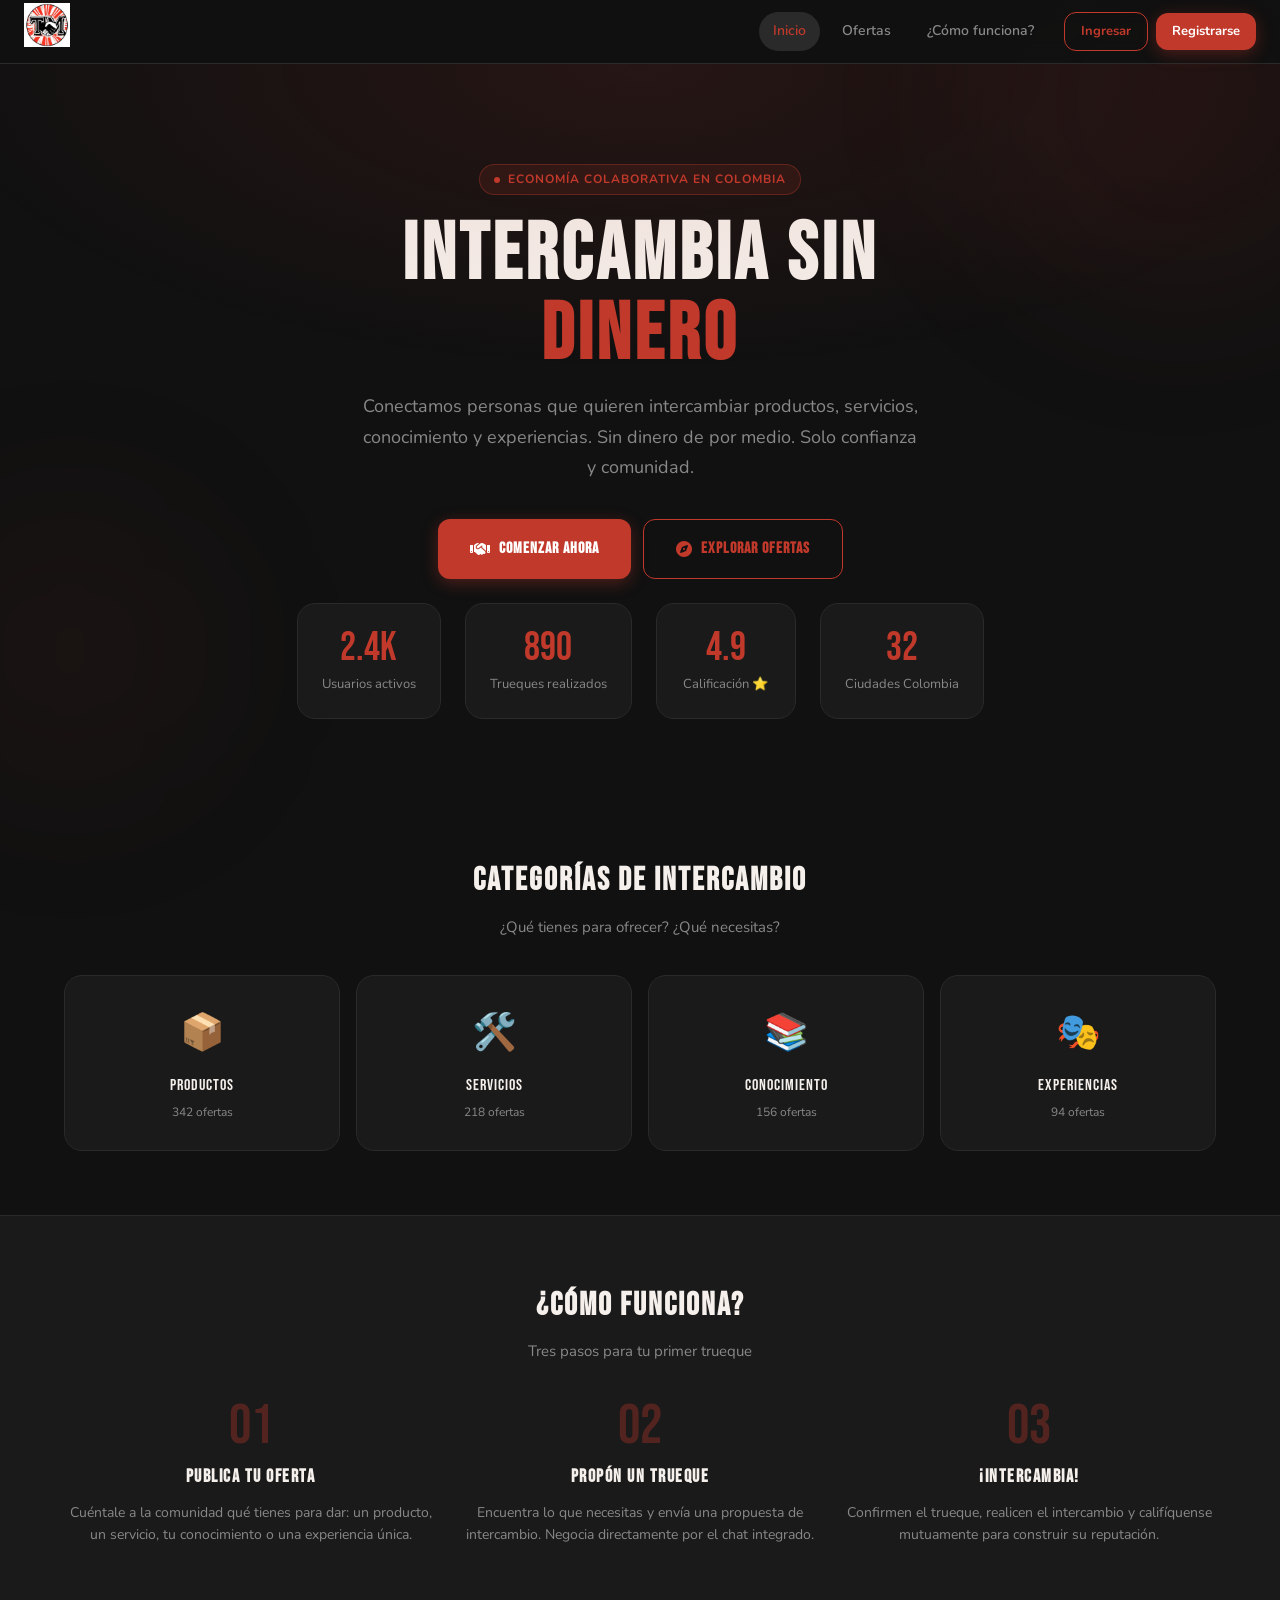
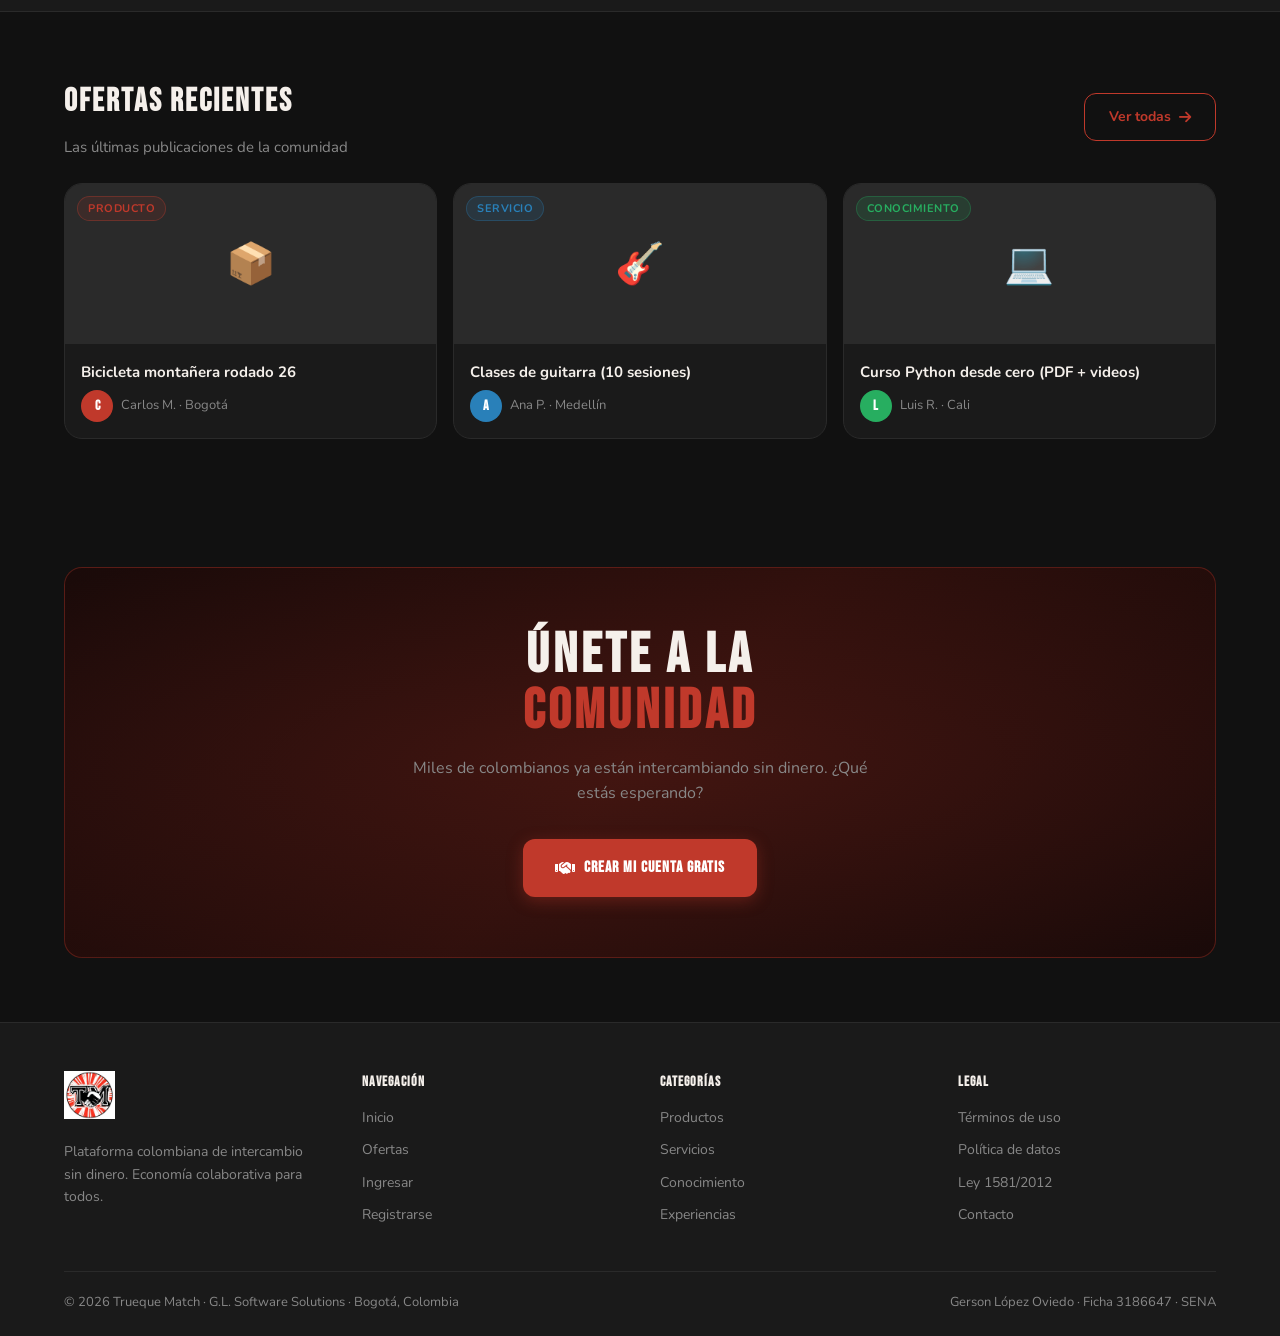
<file: app_trueque_match/index.html>
<!DOCTYPE html>
<html lang="es">
<head>
  <meta charset="UTF-8">
  <meta name="viewport" content="width=device-width, initial-scale=1.0">
  <title>Trueque Match — Inicio</title>
  <link rel="stylesheet" href="styles.css">
  <link rel="stylesheet" href="https://cdnjs.cloudflare.com/ajax/libs/font-awesome/6.5.0/css/all.min.css">
  <style>
    /* Gradient orbs de fondo */
    .bg-orb {
      position: fixed; border-radius: 50%; filter: blur(80px); pointer-events: none; z-index: 0;
    }
    .orb-1 { width: 400px; height: 400px; background: rgba(192,57,43,0.08); top: -100px; right: -100px; }
    .orb-2 { width: 300px; height: 300px; background: rgba(192,57,43,0.05); bottom: 100px; left: -80px; }
    .content { position: relative; z-index: 1; }

    /* HERO */
    .hero { padding: 100px 0 72px; }
    .hero-eyebrow {
      display: inline-flex; align-items: center; gap: 8px;
      background: var(--rojo-light); border: 1px solid var(--rojo-border);
      border-radius: var(--radius-full); padding: 5px 14px;
      font-size: 12px; font-weight: 700; color: var(--rojo-tm);
      text-transform: uppercase; letter-spacing: 1px;
      margin-bottom: 20px;
    }
    .hero-tag { width: 6px; height: 6px; border-radius: 50%; background: var(--rojo-tm); }

    /* FEATURES */
    .feature-icon {
      width: 52px; height: 52px; border-radius: var(--radius-md);
      background: var(--rojo-light); border: 1px solid var(--rojo-border);
      display: flex; align-items: center; justify-content: center;
      font-size: 22px; margin-bottom: 14px;
    }

    /* HOW IT WORKS */
    .step-number {
      font-family: var(--font-display); font-size: 56px; color: var(--rojo-border);
      line-height: 1; margin-bottom: 8px;
    }

    /* TESTIMONIALS */
    .quote-mark { font-family: serif; font-size: 60px; line-height: 0.5; color: var(--rojo-tm); margin-bottom: 16px; }

    /* CTA BAND */
    .cta-band {
      background: linear-gradient(135deg, #1a0a09 0%, #2d0f0c 50%, #1a0a09 100%);
      border: 1px solid var(--rojo-border);
      border-radius: var(--radius-lg);
      padding: 60px 40px;
      text-align: center;
      position: relative; overflow: hidden;
    }
    .cta-band::before {
      content: '';
      position: absolute; inset: 0;
      background: radial-gradient(ellipse 80% 60% at 50% 50%, rgba(192,57,43,0.15), transparent);
    }
    .cta-band > * { position: relative; z-index: 1; }
  </style>
</head>
<body>
  <!-- BG ORBS -->
  <div class="bg-orb orb-1"></div>
  <div class="bg-orb orb-2"></div>

  <!-- NAVBAR -->
  <nav class="navbar">
    <a href="index.html" class="navbar-brand"><img src="LOGO_FINAL.png" alt="Trueque Match" style="height:44px; width:auto;"></a>
    <div class="navbar-nav">
      <a href="index.html" class="nav-link active">Inicio</a>
      <a href="ofertas.html" class="nav-link">Ofertas</a>
      <a href="como-funciona.html" class="nav-link">¿Cómo funciona?</a>
      <a href="login.php" class="btn btn-secondary btn-sm" style="margin-left:8px">Ingresar</a>
      <a href="registro.php" class="btn btn-primary btn-sm">Registrarse</a>
    </div>
  </nav>

  <!-- HERO -->
  <section class="hero content">
    <div class="container text-center">
      <div class="hero-eyebrow" style="display:inline-flex;">
        <div class="hero-tag"></div>
        Economía colaborativa en Colombia
      </div>
      <h1 class="hero-title">INTERCAMBIA SIN<br><span>DINERO</span></h1>
      <p class="hero-subtitle">
        Conectamos personas que quieren intercambiar productos, servicios, conocimiento y experiencias. 
        Sin dinero de por medio. Solo confianza y comunidad.
      </p>
      <div class="hero-actions">
        <a href="registro.php" class="btn btn-primary btn-lg">
          <i class="fa fa-handshake"></i> Comenzar Ahora
        </a>
        <a href="ofertas.html" class="btn btn-secondary btn-lg">
          <i class="fa fa-compass"></i> Explorar Ofertas
        </a>
      </div>
      <div class="flex justify-center gap-lg mt-lg" style="flex-wrap:wrap;">
        <div class="stat-box" style="min-width:140px;">
          <div class="stat-number">2.4K</div>
          <div class="stat-label">Usuarios activos</div>
        </div>
        <div class="stat-box" style="min-width:140px;">
          <div class="stat-number">890</div>
          <div class="stat-label">Trueques realizados</div>
        </div>
        <div class="stat-box" style="min-width:140px;">
          <div class="stat-number">4.9</div>
          <div class="stat-label">Calificación ⭐</div>
        </div>
        <div class="stat-box" style="min-width:140px;">
          <div class="stat-number">32</div>
          <div class="stat-label">Ciudades Colombia</div>
        </div>
      </div>
    </div>
  </section>

  <!-- CATEGORIAS -->
  <section class="section content">
    <div class="container">
      <div class="text-center mb-lg">
        <h2 class="section-title">CATEGORÍAS DE INTERCAMBIO</h2>
        <p class="section-subtitle">¿Qué tienes para ofrecer? ¿Qué necesitas?</p>
      </div>
      <div class="grid-4">
        <div class="cat-card" onclick="location.href='ofertas.html?cat=productos'">
          <div class="cat-icon">📦</div>
          <div class="cat-name">Productos</div>
          <div class="cat-count">342 ofertas</div>
        </div>
        <div class="cat-card" onclick="location.href='ofertas.html?cat=servicios'">
          <div class="cat-icon">🛠️</div>
          <div class="cat-name">Servicios</div>
          <div class="cat-count">218 ofertas</div>
        </div>
        <div class="cat-card" onclick="location.href='ofertas.html?cat=conocimiento'">
          <div class="cat-icon">📚</div>
          <div class="cat-name">Conocimiento</div>
          <div class="cat-count">156 ofertas</div>
        </div>
        <div class="cat-card" onclick="location.href='ofertas.html?cat=experiencias'">
          <div class="cat-icon">🎭</div>
          <div class="cat-name">Experiencias</div>
          <div class="cat-count">94 ofertas</div>
        </div>
      </div>
    </div>
  </section>

  <!-- COMO FUNCIONA -->
  <section class="section content" style="background: var(--gris-card); border-top: 1px solid var(--gris-borde); border-bottom: 1px solid var(--gris-borde);">
    <div class="container">
      <div class="text-center mb-lg">
        <h2 class="section-title">¿CÓMO FUNCIONA?</h2>
        <p class="section-subtitle">Tres pasos para tu primer trueque</p>
      </div>
      <div class="grid-3">
        <div class="text-center">
          <div class="step-number">01</div>
          <h3 style="font-size:18px; margin-bottom:10px; color:var(--blanco-calido)">PUBLICA TU OFERTA</h3>
          <p style="color:var(--gris-medio); font-size:14px; line-height:1.6">Cuéntale a la comunidad qué tienes para dar: un producto, un servicio, tu conocimiento o una experiencia única.</p>
        </div>
        <div class="text-center">
          <div class="step-number">02</div>
          <h3 style="font-size:18px; margin-bottom:10px; color:var(--blanco-calido)">PROPÓN UN TRUEQUE</h3>
          <p style="color:var(--gris-medio); font-size:14px; line-height:1.6">Encuentra lo que necesitas y envía una propuesta de intercambio. Negocia directamente por el chat integrado.</p>
        </div>
        <div class="text-center">
          <div class="step-number">03</div>
          <h3 style="font-size:18px; margin-bottom:10px; color:var(--blanco-calido)">¡INTERCAMBIA!</h3>
          <p style="color:var(--gris-medio); font-size:14px; line-height:1.6">Confirmen el trueque, realicen el intercambio y califíquense mutuamente para construir su reputación.</p>
        </div>
      </div>
    </div>
  </section>

  <!-- OFERTAS RECIENTES -->
  <section class="section content">
    <div class="container">
      <div class="flex justify-between items-center mb-lg" style="flex-wrap:wrap; gap:12px;">
        <div>
          <h2 class="section-title">OFERTAS RECIENTES</h2>
          <p class="section-subtitle" style="margin-bottom:0">Las últimas publicaciones de la comunidad</p>
        </div>
        <a href="ofertas.html" class="btn btn-secondary">Ver todas <i class="fa fa-arrow-right"></i></a>
      </div>
      <div class="grid-3">
        <div class="oferta-card">
          <div class="oferta-img">📦<span class="badge badge-red">Producto</span></div>
          <div class="oferta-body">
            <div class="oferta-title">Bicicleta montañera rodado 26</div>
            <div class="oferta-user"><div class="avatar avatar-sm">C</div> Carlos M. · Bogotá</div>
          </div>
        </div>
        <div class="oferta-card">
          <div class="oferta-img">🎸<span class="badge badge-blue">Servicio</span></div>
          <div class="oferta-body">
            <div class="oferta-title">Clases de guitarra (10 sesiones)</div>
            <div class="oferta-user"><div class="avatar avatar-sm" style="background:#2980b9">A</div> Ana P. · Medellín</div>
          </div>
        </div>
        <div class="oferta-card">
          <div class="oferta-img">💻<span class="badge badge-green">Conocimiento</span></div>
          <div class="oferta-body">
            <div class="oferta-title">Curso Python desde cero (PDF + videos)</div>
            <div class="oferta-user"><div class="avatar avatar-sm" style="background:#27ae60">L</div> Luis R. · Cali</div>
          </div>
        </div>
      </div>
    </div>
  </section>

  <!-- CTA -->
  <section class="section content">
    <div class="container">
      <div class="cta-band">
        <h2 class="hero-title" style="font-size:clamp(32px,5vw,56px); margin-bottom:16px;">ÚNETE A LA<br><span>COMUNIDAD</span></h2>
        <p style="color:var(--gris-medio); max-width:480px; margin:0 auto 32px; font-size:16px;">
          Miles de colombianos ya están intercambiando sin dinero. ¿Qué estás esperando?
        </p>
        <a href="registro.php" class="btn btn-primary btn-lg">
          <i class="fa fa-handshake"></i> Crear mi cuenta gratis
        </a>
      </div>
    </div>
  </section>

  <!-- FOOTER -->
  <footer>
    <div class="container">
      <div class="grid-4" style="gap:40px; align-items:start;">
        <div>
          <div class="footer-brand"><img src="LOGO_FINAL.png" alt="Trueque Match" style="height:48px; width:auto;"></div>
          <p class="footer-desc">Plataforma colombiana de intercambio sin dinero. Economía colaborativa para todos.</p>
        </div>
        <div class="footer-links">
          <h4>Navegación</h4>
          <ul>
            <li><a href="index.html">Inicio</a></li>
            <li><a href="ofertas.html">Ofertas</a></li>
            <li><a href="login.php">Ingresar</a></li>
            <li><a href="registro.php">Registrarse</a></li>
          </ul>
        </div>
        <div class="footer-links">
          <h4>Categorías</h4>
          <ul>
            <li><a href="#">Productos</a></li>
            <li><a href="#">Servicios</a></li>
            <li><a href="#">Conocimiento</a></li>
            <li><a href="#">Experiencias</a></li>
          </ul>
        </div>
        <div class="footer-links">
          <h4>Legal</h4>
          <ul>
            <li><a href="#">Términos de uso</a></li>
            <li><a href="#">Política de datos</a></li>
            <li><a href="#">Ley 1581/2012</a></li>
            <li><a href="#">Contacto</a></li>
          </ul>
        </div>
      </div>
      <div class="footer-bottom">
        <p>© 2026 Trueque Match · G.L. Software Solutions · Bogotá, Colombia</p>
        <p>Gerson López Oviedo · Ficha 3186647 · SENA</p>
      </div>
    </div>
  </footer>
</body>
</html>
</file>
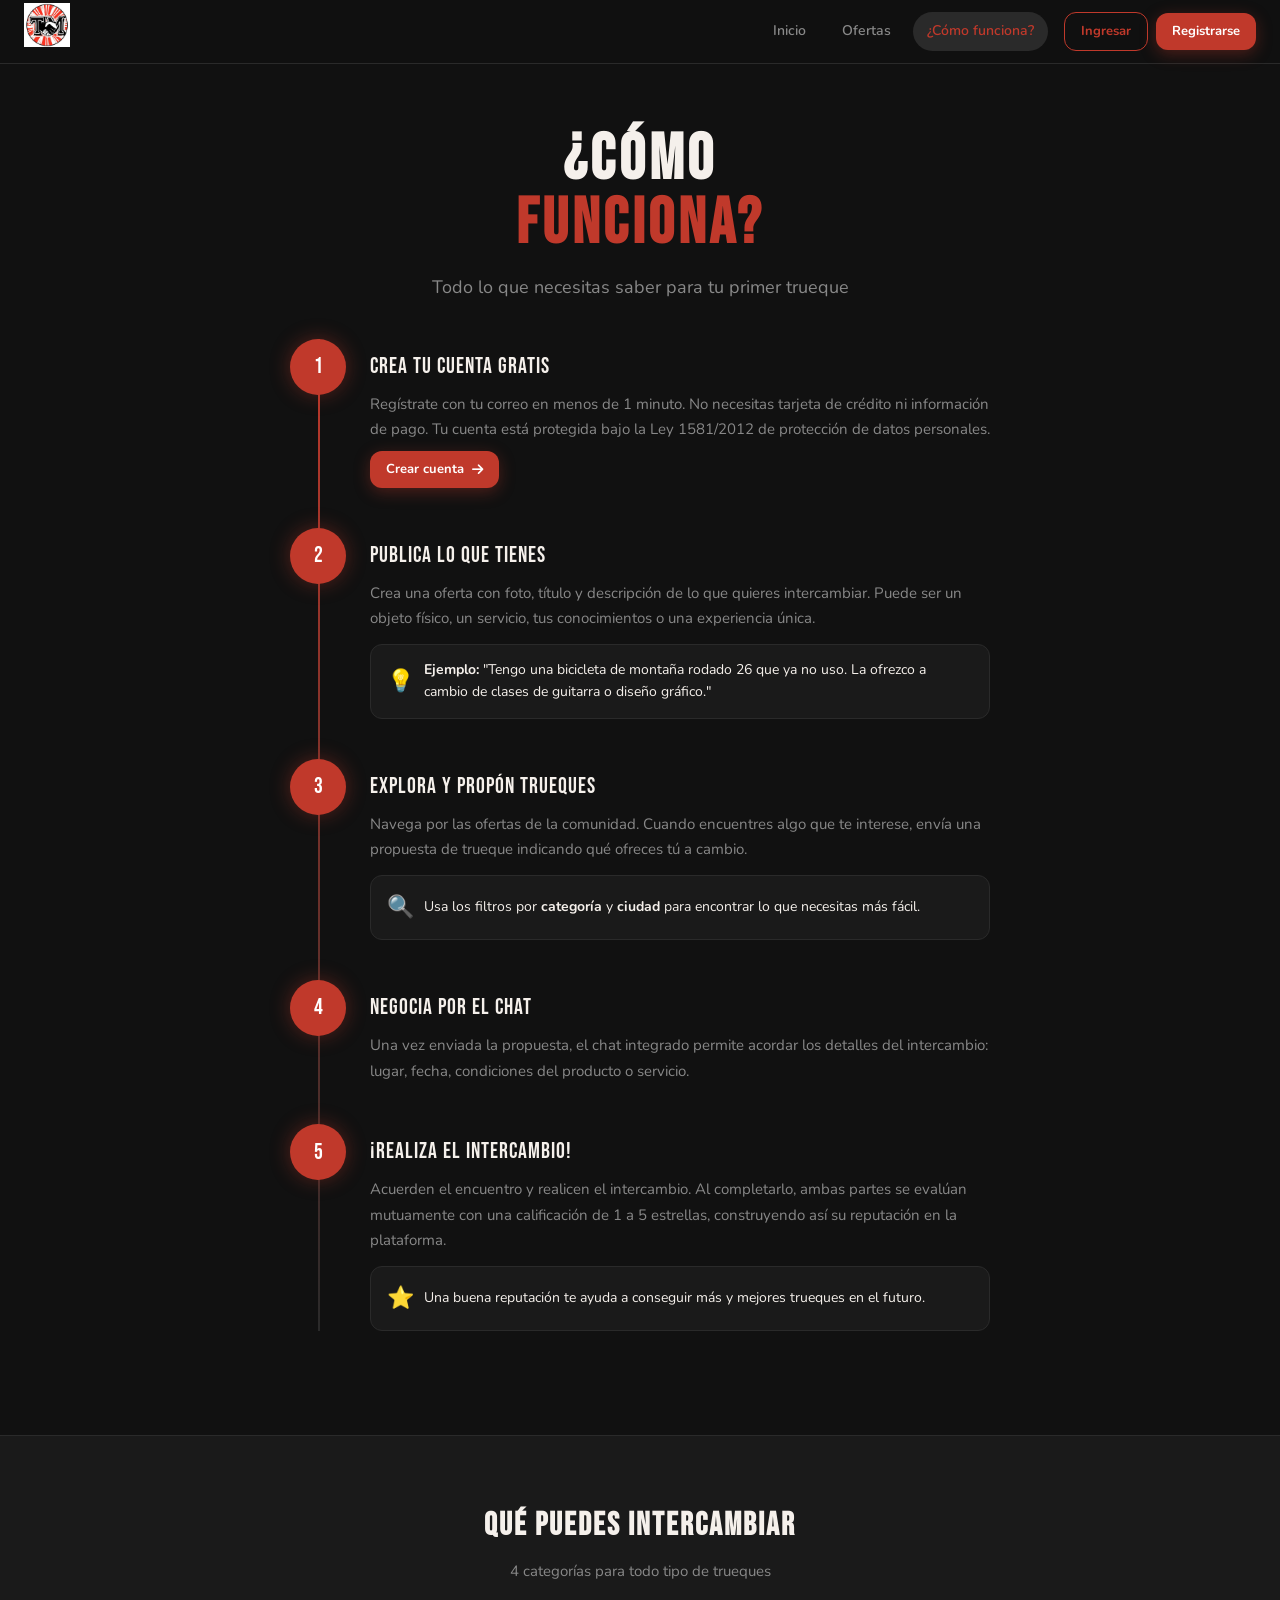
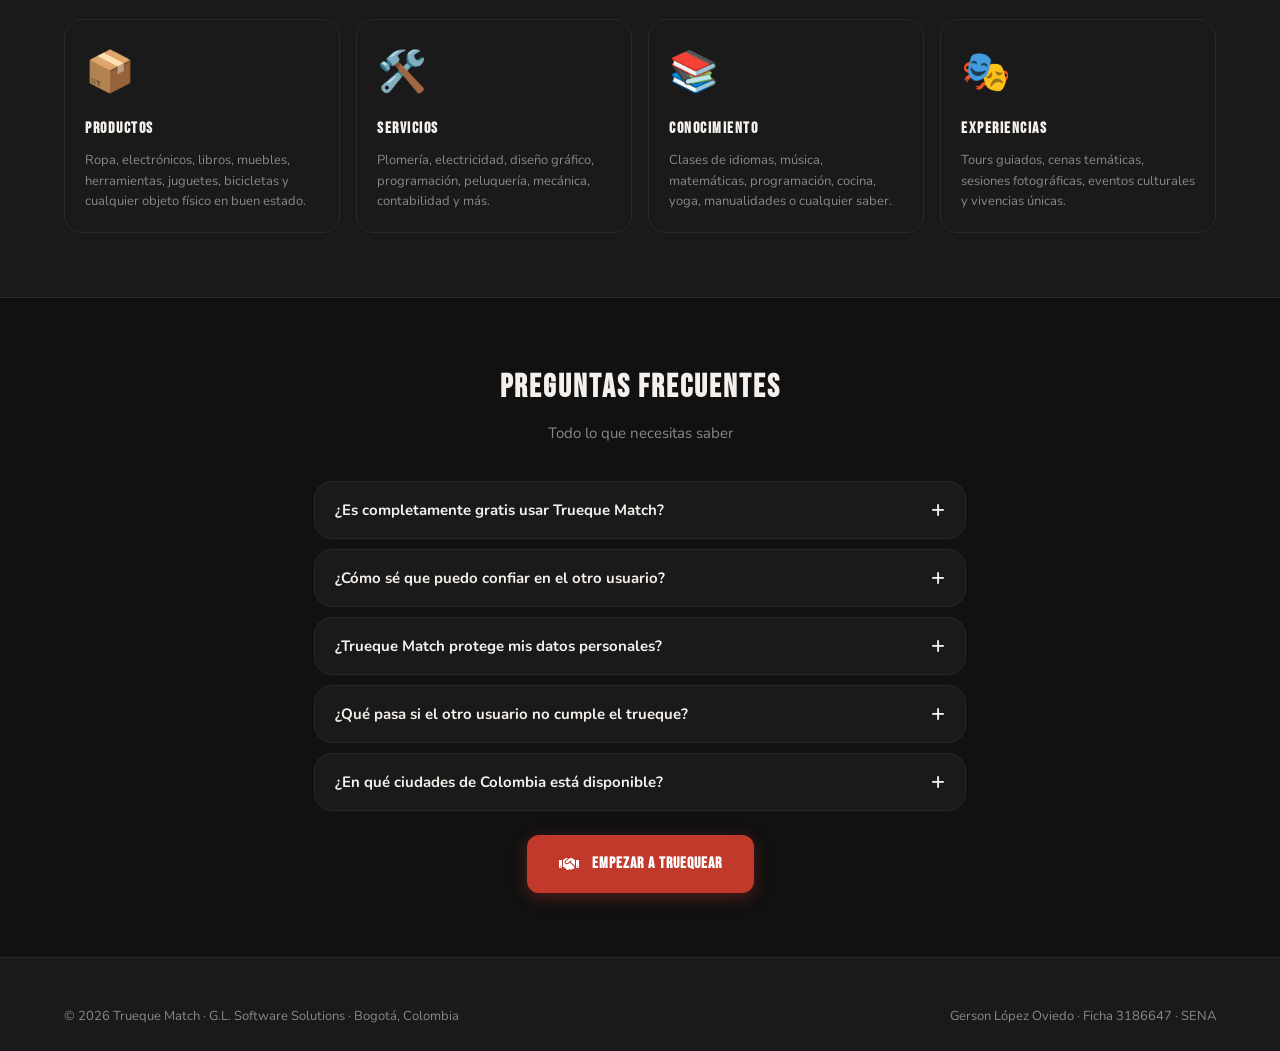
<file: app_trueque_match/como-funciona.html>
<!DOCTYPE html>
<html lang="es">
<head>
<meta charset="UTF-8"><meta name="viewport" content="width=device-width, initial-scale=1.0">
<title>Trueque Match — ¿Cómo Funciona?</title>
<link rel="stylesheet" href="styles.css">
<link rel="stylesheet" href="https://cdnjs.cloudflare.com/ajax/libs/font-awesome/6.5.0/css/all.min.css">
<style>
.steps-timeline { position:relative; }
.steps-timeline::before { content:''; position:absolute; left:28px; top:0; bottom:0; width:2px; background:linear-gradient(to bottom, var(--rojo-tm), var(--gris-borde)); }
.step-row { display:flex; gap:24px; align-items:flex-start; margin-bottom:40px; position:relative; }
.step-num { width:56px; height:56px; border-radius:50%; background:var(--rojo-tm); color:#fff; font-family:var(--font-display); font-size:22px; display:flex; align-items:center; justify-content:center; flex-shrink:0; position:relative; z-index:1; box-shadow:0 0 20px rgba(192,57,43,.4); }
.step-content { flex:1; padding-top:10px; }
.step-title { font-family:var(--font-display); font-size:22px; color:var(--blanco-calido); letter-spacing:1px; margin-bottom:8px; }
.step-desc { color:var(--gris-medio); font-size:15px; line-height:1.7; }
.step-example { background:var(--gris-card); border:1px solid var(--gris-borde); border-radius:var(--radius-md); padding:14px 16px; margin-top:12px; font-size:14px; display:flex; align-items:center; gap:10px; }
.faq-item { background:var(--gris-card); border:1px solid var(--gris-borde); border-radius:var(--radius-lg); margin-bottom:10px; overflow:hidden; }
.faq-header { padding:16px 20px; display:flex; justify-content:space-between; align-items:center; cursor:pointer; transition:var(--transition); }
.faq-header:hover { background:var(--gris-borde); }
.faq-q { font-weight:700; font-size:15px; }
.faq-body { padding:0 20px; max-height:0; overflow:hidden; transition:max-height .3s ease, padding .3s; }
.faq-body.open { max-height:200px; padding:0 20px 16px; }
.faq-a { color:var(--gris-medio); font-size:14px; line-height:1.7; }
.feature-row { display:flex; gap:20px; align-items:center; padding:20px 0; border-bottom:1px solid var(--gris-borde); }
.feature-row:last-child { border:none; }
.feature-em { font-size:36px; flex-shrink:0; width:56px; text-align:center; }
</style>
</head>
<body>
<nav class="navbar">
  <a href="index.html" class="navbar-brand"><img src="LOGO_FINAL.png" alt="Trueque Match" style="height:44px; width:auto;"></a>
  <div class="navbar-nav">
    <a href="index.html" class="nav-link">Inicio</a>
    <a href="ofertas.html" class="nav-link">Ofertas</a>
    <a href="como-funciona.html" class="nav-link active">¿Cómo funciona?</a>
    <a href="login.php" class="btn btn-secondary btn-sm" style="margin-left:8px">Ingresar</a>
    <a href="registro.php" class="btn btn-primary btn-sm">Registrarse</a>
  </div>
</nav>

<section class="section">
  <div class="container">
    <div class="text-center mb-lg">
      <h1 class="hero-title" style="font-size:clamp(36px,5vw,64px);">¿CÓMO<br><span style="color:var(--rojo-tm)">FUNCIONA?</span></h1>
      <p class="hero-subtitle">Todo lo que necesitas saber para tu primer trueque</p>
    </div>

    <!-- PASOS -->
    <div class="steps-timeline" style="max-width:700px; margin:0 auto;">
      <div class="step-row">
        <div class="step-num">1</div>
        <div class="step-content">
          <div class="step-title">CREA TU CUENTA GRATIS</div>
          <div class="step-desc">Regístrate con tu correo en menos de 1 minuto. No necesitas tarjeta de crédito ni información de pago. Tu cuenta está protegida bajo la Ley 1581/2012 de protección de datos personales.</div>
          <a href="registro.php" class="btn btn-primary btn-sm mt-sm">Crear cuenta <i class="fa fa-arrow-right"></i></a>
        </div>
      </div>
      <div class="step-row">
        <div class="step-num">2</div>
        <div class="step-content">
          <div class="step-title">PUBLICA LO QUE TIENES</div>
          <div class="step-desc">Crea una oferta con foto, título y descripción de lo que quieres intercambiar. Puede ser un objeto físico, un servicio, tus conocimientos o una experiencia única.</div>
          <div class="step-example"><span style="font-size:22px">💡</span><div><strong>Ejemplo:</strong> "Tengo una bicicleta de montaña rodado 26 que ya no uso. La ofrezco a cambio de clases de guitarra o diseño gráfico."</div></div>
        </div>
      </div>
      <div class="step-row">
        <div class="step-num">3</div>
        <div class="step-content">
          <div class="step-title">EXPLORA Y PROPÓN TRUEQUES</div>
          <div class="step-desc">Navega por las ofertas de la comunidad. Cuando encuentres algo que te interese, envía una propuesta de trueque indicando qué ofreces tú a cambio.</div>
          <div class="step-example"><span style="font-size:22px">🔍</span><div>Usa los filtros por <strong>categoría</strong> y <strong>ciudad</strong> para encontrar lo que necesitas más fácil.</div></div>
        </div>
      </div>
      <div class="step-row">
        <div class="step-num">4</div>
        <div class="step-content">
          <div class="step-title">NEGOCIA POR EL CHAT</div>
          <div class="step-desc">Una vez enviada la propuesta, el chat integrado permite acordar los detalles del intercambio: lugar, fecha, condiciones del producto o servicio.</div>
        </div>
      </div>
      <div class="step-row">
        <div class="step-num">5</div>
        <div class="step-content">
          <div class="step-title">¡REALIZA EL INTERCAMBIO!</div>
          <div class="step-desc">Acuerden el encuentro y realicen el intercambio. Al completarlo, ambas partes se evalúan mutuamente con una calificación de 1 a 5 estrellas, construyendo así su reputación en la plataforma.</div>
          <div class="step-example"><span style="font-size:22px">⭐</span><div>Una buena reputación te ayuda a conseguir más y mejores trueques en el futuro.</div></div>
        </div>
      </div>
    </div>
  </div>
</section>

<!-- CATEGORIAS EXPLICADAS -->
<section class="section" style="background:var(--gris-card); border-top:1px solid var(--gris-borde); border-bottom:1px solid var(--gris-borde);">
  <div class="container">
    <h2 class="section-title text-center">QUÉ PUEDES INTERCAMBIAR</h2>
    <p class="section-subtitle text-center">4 categorías para todo tipo de trueques</p>
    <div class="grid-4 mt-lg">
      <div class="card"><div style="font-size:40px; margin-bottom:12px;">📦</div><h3 style="font-size:16px; margin-bottom:8px;">PRODUCTOS</h3><p style="color:var(--gris-medio); font-size:13px; line-height:1.6;">Ropa, electrónicos, libros, muebles, herramientas, juguetes, bicicletas y cualquier objeto físico en buen estado.</p></div>
      <div class="card"><div style="font-size:40px; margin-bottom:12px;">🛠️</div><h3 style="font-size:16px; margin-bottom:8px;">SERVICIOS</h3><p style="color:var(--gris-medio); font-size:13px; line-height:1.6;">Plomería, electricidad, diseño gráfico, programación, peluquería, mecánica, contabilidad y más.</p></div>
      <div class="card"><div style="font-size:40px; margin-bottom:12px;">📚</div><h3 style="font-size:16px; margin-bottom:8px;">CONOCIMIENTO</h3><p style="color:var(--gris-medio); font-size:13px; line-height:1.6;">Clases de idiomas, música, matemáticas, programación, cocina, yoga, manualidades o cualquier saber.</p></div>
      <div class="card"><div style="font-size:40px; margin-bottom:12px;">🎭</div><h3 style="font-size:16px; margin-bottom:8px;">EXPERIENCIAS</h3><p style="color:var(--gris-medio); font-size:13px; line-height:1.6;">Tours guiados, cenas temáticas, sesiones fotográficas, eventos culturales y vivencias únicas.</p></div>
    </div>
  </div>
</section>

<!-- FAQ -->
<section class="section">
  <div class="container" style="max-width:700px;">
    <h2 class="section-title text-center">PREGUNTAS FRECUENTES</h2>
    <p class="section-subtitle text-center">Todo lo que necesitas saber</p>
    <div class="mt-lg">
      <div class="faq-item"><div class="faq-header" onclick="toggleFaq(this)"><span class="faq-q">¿Es completamente gratis usar Trueque Match?</span><i class="fa fa-plus"></i></div><div class="faq-body"><p class="faq-a">Sí, 100% gratis. No cobramos comisiones por los trueques ni por publicar ofertas. La plataforma se sostiene en su fase inicial sin costo para los usuarios.</p></div></div>
      <div class="faq-item"><div class="faq-header" onclick="toggleFaq(this)"><span class="faq-q">¿Cómo sé que puedo confiar en el otro usuario?</span><i class="fa fa-plus"></i></div><div class="faq-body"><p class="faq-a">Cada usuario tiene un sistema de reputación con calificaciones de 1 a 5 estrellas y comentarios de trueques anteriores. Te recomendamos siempre revisar el historial antes de intercambiar y preferir usuarios con buenas calificaciones.</p></div></div>
      <div class="faq-item"><div class="faq-header" onclick="toggleFaq(this)"><span class="faq-q">¿Trueque Match protege mis datos personales?</span><i class="fa fa-plus"></i></div><div class="faq-body"><p class="faq-a">Absolutamente. Cumplimos con la Ley 1581 de 2012 de protección de datos personales de Colombia. Tus datos nunca son vendidos ni compartidos con terceros sin tu autorización explícita.</p></div></div>
      <div class="faq-item"><div class="faq-header" onclick="toggleFaq(this)"><span class="faq-q">¿Qué pasa si el otro usuario no cumple el trueque?</span><i class="fa fa-plus"></i></div><div class="faq-body"><p class="faq-a">Puedes reportar al usuario desde el perfil de trueque. Nuestro equipo de moderación revisa cada reporte y puede suspender cuentas que incumplan las normas de la comunidad.</p></div></div>
      <div class="faq-item"><div class="faq-header" onclick="toggleFaq(this)"><span class="faq-q">¿En qué ciudades de Colombia está disponible?</span><i class="fa fa-plus"></i></div><div class="faq-body"><p class="faq-a">Trueque Match está disponible en todo el territorio colombiano. Actualmente tenemos mayor actividad en Bogotá, Medellín, Cali, Barranquilla y Cartagena, pero puedes publicar desde cualquier ciudad.</p></div></div>
    </div>
    <div class="text-center mt-lg">
      <a href="registro.php" class="btn btn-primary btn-lg"><i class="fa fa-handshake"></i> &nbsp;Empezar a truequear</a>
    </div>
  </div>
</section>

<footer>
  <div class="container">
    <div class="footer-bottom" style="border:none; padding:0; margin:0;">
      <p>© 2026 Trueque Match · G.L. Software Solutions · Bogotá, Colombia</p>
      <p>Gerson López Oviedo · Ficha 3186647 · SENA</p>
    </div>
  </div>
</footer>

<script>
function toggleFaq(header) {
  const body = header.nextElementSibling;
  const icon = header.querySelector('i');
  const isOpen = body.classList.contains('open');
  document.querySelectorAll('.faq-body').forEach(b => b.classList.remove('open'));
  document.querySelectorAll('.faq-header i').forEach(i => { i.className='fa fa-plus'; });
  if (!isOpen) { body.classList.add('open'); icon.className = 'fa fa-minus'; }
}
</script>
</body>
</html>
</file>
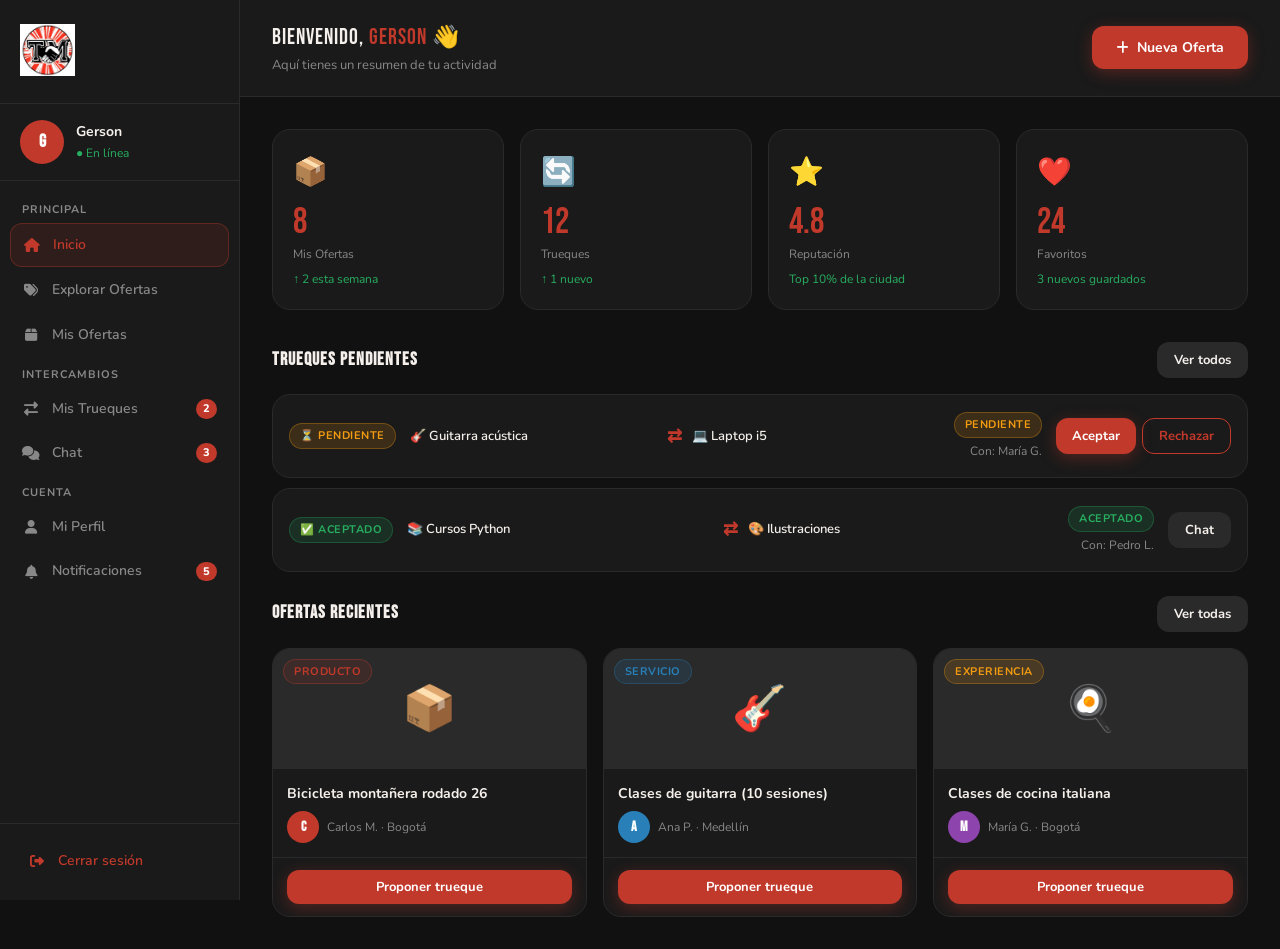
<file: app_trueque_match/dashboard.html>
<!DOCTYPE html>
<html lang="es">
<head>
<meta charset="UTF-8">
<meta name="viewport" content="width=device-width, initial-scale=1.0">
<title>Trueque Match — Dashboard</title>
<link rel="stylesheet" href="styles.css">
<link rel="stylesheet" href="https://cdnjs.cloudflare.com/ajax/libs/font-awesome/6.5.0/css/all.min.css">
<style>
.app-layout { display:flex; min-height:100vh; }
.sidebar-nav {
  width:240px; flex-shrink:0;
  background:var(--gris-card);
  border-right:1px solid var(--gris-borde);
  display:flex; flex-direction:column;
  position:sticky; top:0; height:100vh;
  overflow-y:auto;
}
.sidebar-logo {
  padding:24px 20px 16px;
  font-family:var(--font-display);
  font-size:22px; color:var(--rojo-tm);
  letter-spacing:2px;
  border-bottom:1px solid var(--gris-borde);
}
.sidebar-logo span { color:var(--blanco-calido); }
.sidebar-user {
  padding:16px 20px;
  display:flex; align-items:center; gap:12px;
  border-bottom:1px solid var(--gris-borde);
}
.sidebar-menu { flex:1; padding:12px 10px; }
.menu-label { font-size:11px; font-weight:700; color:var(--gris-medio); text-transform:uppercase; letter-spacing:1px; padding:8px 12px 4px; }
.menu-item {
  display:flex; align-items:center; gap:12px;
  padding:10px 12px; border-radius:var(--radius-md);
  color:var(--gris-medio); font-size:14px; font-weight:600;
  cursor:pointer; transition:var(--transition); margin-bottom:2px;
}
.menu-item:hover { background:var(--gris-borde); color:var(--blanco-calido); }
.menu-item.active { background:var(--rojo-light); color:var(--rojo-tm); border:1px solid var(--rojo-border); }
.menu-item i { width:18px; text-align:center; }
.badge-count { margin-left:auto; background:var(--rojo-tm); color:#fff; border-radius:var(--radius-full); padding:1px 7px; font-size:11px; font-weight:800; }
.sidebar-bottom { padding:16px; border-top:1px solid var(--gris-borde); }

/* MAIN */
.main-content { flex:1; overflow-x:hidden; }
.page-header {
  background:var(--gris-card);
  border-bottom:1px solid var(--gris-borde);
  padding:20px 32px;
  display:flex; align-items:center; justify-content:space-between;
  gap:16px; flex-wrap:wrap;
}
.page-title { font-family:var(--font-display); font-size:22px; color:var(--blanco-calido); letter-spacing:1px; }
.page-body { padding:32px; }

/* STATS ROW */
.stats-row { display:grid; grid-template-columns:repeat(4,1fr); gap:16px; margin-bottom:32px; }
.stat-card {
  background:var(--gris-card); border:1px solid var(--gris-borde);
  border-radius:var(--radius-lg); padding:20px;
  transition:var(--transition);
}
.stat-card:hover { border-color:var(--rojo-border); transform:translateY(-2px); }
.stat-card-icon { font-size:28px; margin-bottom:10px; }
.stat-card-num { font-family:var(--font-display); font-size:36px; color:var(--rojo-tm); line-height:1; }
.stat-card-label { font-size:12px; color:var(--gris-medio); margin-top:4px; }
.stat-card-delta { font-size:12px; color:var(--verde); margin-top:6px; }

/* OFERTA CARD */
.oferta-grid { display:grid; grid-template-columns:repeat(auto-fill,minmax(280px,1fr)); gap:16px; }
.oc {
  background:var(--gris-card); border:1px solid var(--gris-borde);
  border-radius:var(--radius-lg); overflow:hidden; transition:var(--transition);
}
.oc:hover { border-color:var(--rojo-border); transform:translateY(-3px); box-shadow:var(--shadow-glow); }
.oc-img { height:120px; background:var(--gris-borde); display:flex; align-items:center; justify-content:center; font-size:44px; position:relative; }
.oc-body { padding:14px; }
.oc-title { font-weight:700; font-size:14px; margin-bottom:6px; }
.oc-meta { font-size:12px; color:var(--gris-medio); display:flex; align-items:center; gap:8px; }
.oc-footer { padding:12px 14px; border-top:1px solid var(--gris-borde); display:flex; gap:8px; }

/* TRUEQUE ITEM */
.trueque-item {
  background:var(--gris-card); border:1px solid var(--gris-borde);
  border-radius:var(--radius-lg); padding:16px;
  display:flex; align-items:center; gap:14px; margin-bottom:10px;
  transition:var(--transition);
}
.trueque-item:hover { border-color:var(--rojo-border); }
.trueque-exchange { flex:1; display:flex; align-items:center; gap:10px; }
.t-item { font-size:13px; font-weight:600; flex:1; }
.t-arrow { color:var(--rojo-tm); font-size:18px; font-weight:900; }
.trueque-info { text-align:right; }
.trueque-user { font-size:12px; color:var(--gris-medio); margin-top:4px; }

/* CHAT */
.chat-list-item {
  display:flex; align-items:center; gap:12px;
  padding:14px 16px; border-radius:var(--radius-lg);
  cursor:pointer; transition:var(--transition); margin-bottom:6px;
  border:1px solid transparent;
}
.chat-list-item:hover { background:var(--gris-card); border-color:var(--gris-borde); }
.chat-preview { font-size:12px; color:var(--gris-medio); }
.chat-hora { font-size:11px; color:var(--gris-medio); margin-left:auto; flex-shrink:0; }
.chat-window {
  background:var(--gris-card); border:1px solid var(--gris-borde);
  border-radius:var(--radius-lg); height:420px;
  display:flex; flex-direction:column; overflow:hidden;
}
.chat-window-header { padding:14px 18px; border-bottom:1px solid var(--gris-borde); display:flex; align-items:center; gap:10px; }
.chat-messages { flex:1; overflow-y:auto; padding:16px; display:flex; flex-direction:column; gap:10px; }
.msg { max-width:70%; padding:10px 14px; border-radius:var(--radius-md); font-size:13px; line-height:1.5; }
.msg-in { background:var(--gris-borde); color:var(--blanco-calido); align-self:flex-start; border-bottom-left-radius:4px; }
.msg-out { background:var(--rojo-tm); color:#fff; align-self:flex-end; border-bottom-right-radius:4px; }
.chat-input-bar { padding:12px 14px; border-top:1px solid var(--gris-borde); display:flex; gap:8px; }
.chat-input-bar input { flex:1; background:var(--gris-borde); border:none; border-radius:var(--radius-full); padding:10px 16px; color:var(--blanco-calido); font-size:13px; }

/* PERFIL */
.profile-header-box {
  background:var(--gris-card); border:1px solid var(--gris-borde);
  border-radius:var(--radius-lg); padding:32px;
  text-align:center; margin-bottom:24px;
}
.profile-stats { display:flex; justify-content:center; gap:32px; margin-top:20px; }
.profile-stat-num { font-family:var(--font-display); font-size:28px; color:var(--rojo-tm); }
.profile-stat-label { font-size:12px; color:var(--gris-medio); }
.menu-item-profile {
  background:var(--gris-card); border:1px solid var(--gris-borde);
  border-radius:var(--radius-md); padding:14px 18px;
  display:flex; align-items:center; gap:12px;
  cursor:pointer; transition:var(--transition); margin-bottom:8px;
}
.menu-item-profile:hover { border-color:var(--rojo-border); }
.menu-item-profile span { font-size:14px; flex:1; }
.menu-item-profile i.arrow { color:var(--gris-medio); }

/* TABS */
.tabs-bar { display:flex; gap:4px; border-bottom:1px solid var(--gris-borde); margin-bottom:24px; }
.tab-btn {
  padding:10px 18px; font-size:13px; font-weight:700;
  color:var(--gris-medio); background:transparent; border:none;
  border-bottom:2px solid transparent; cursor:pointer; transition:var(--transition);
  margin-bottom:-1px;
}
.tab-btn:hover { color:var(--blanco-calido); }
.tab-btn.active { color:var(--rojo-tm); border-bottom-color:var(--rojo-tm); }

/* MODAL NUEVA OFERTA */
.form-cols { display:grid; grid-template-columns:1fr 1fr; gap:16px; }
.cat-selector { display:grid; grid-template-columns:repeat(2,1fr); gap:8px; }
.cat-option {
  background:var(--gris-input); border:1.5px solid var(--gris-borde);
  border-radius:var(--radius-md); padding:12px;
  text-align:center; cursor:pointer; transition:var(--transition); font-size:13px;
}
.cat-option.selected { border-color:var(--rojo-tm); background:var(--rojo-light); color:var(--rojo-tm); }
.cat-option:hover { border-color:var(--gris-medio); }

@media(max-width:768px){
  .sidebar-nav { display:none; }
  .stats-row { grid-template-columns:repeat(2,1fr); }
  .page-body { padding:16px; }
}
</style>
</head>
<body>
<div class="app-layout">

  <!-- SIDEBAR -->
  <nav class="sidebar-nav">
    <div class="sidebar-logo"><img src="LOGO_FINAL.png" alt="Trueque Match" style="height:52px; width:auto;"></div>
    <div class="sidebar-user">
      <div class="avatar avatar-md" id="sidebarAvatar">G</div>
      <div>
        <div style="font-size:14px; font-weight:700;" id="sidebarName">Gerson</div>
        <div style="font-size:12px; color:var(--verde);">● En línea</div>
      </div>
    </div>
    <div class="sidebar-menu">
      <div class="menu-label">Principal</div>
      <div class="menu-item active" onclick="showSection('home')"><i class="fa fa-home"></i> Inicio</div>
      <div class="menu-item" onclick="showSection('ofertas')"><i class="fa fa-tags"></i> Explorar Ofertas</div>
      <div class="menu-item" onclick="showSection('mis-ofertas')"><i class="fa fa-box"></i> Mis Ofertas</div>
      <div class="menu-label">Intercambios</div>
      <div class="menu-item" onclick="showSection('trueques')"><i class="fa fa-exchange-alt"></i> Mis Trueques <span class="badge-count">2</span></div>
      <div class="menu-item" onclick="showSection('chat')"><i class="fa fa-comments"></i> Chat <span class="badge-count">3</span></div>
      <div class="menu-label">Cuenta</div>
      <div class="menu-item" onclick="showSection('perfil')"><i class="fa fa-user"></i> Mi Perfil</div>
      <div class="menu-item" onclick="showSection('notificaciones')"><i class="fa fa-bell"></i> Notificaciones <span class="badge-count">5</span></div>
    </div>
    <div class="sidebar-bottom">
      <div class="menu-item" onclick="logout()" style="color:var(--rojo-tm);"><i class="fa fa-sign-out-alt"></i> Cerrar sesión</div>
    </div>
  </nav>

  <!-- MAIN CONTENT -->
  <main class="main-content">

    <!-- ===== SECCIÓN: HOME ===== -->
    <div id="sec-home">
      <div class="page-header">
        <div>
          <div class="page-title">BIENVENIDO, <span id="headerName" style="color:var(--rojo-tm)">GERSON</span> 👋</div>
          <div style="font-size:13px; color:var(--gris-medio);">Aquí tienes un resumen de tu actividad</div>
        </div>
        <button class="btn btn-primary" onclick="showModal('modalOferta')"><i class="fa fa-plus"></i> Nueva Oferta</button>
      </div>
      <div class="page-body">
        <div class="stats-row">
          <div class="stat-card"><div class="stat-card-icon">📦</div><div class="stat-card-num">8</div><div class="stat-card-label">Mis Ofertas</div><div class="stat-card-delta">↑ 2 esta semana</div></div>
          <div class="stat-card"><div class="stat-card-icon">🔄</div><div class="stat-card-num">12</div><div class="stat-card-label">Trueques</div><div class="stat-card-delta">↑ 1 nuevo</div></div>
          <div class="stat-card"><div class="stat-card-icon">⭐</div><div class="stat-card-num">4.8</div><div class="stat-card-label">Reputación</div><div class="stat-card-delta">Top 10% de la ciudad</div></div>
          <div class="stat-card"><div class="stat-card-icon">❤️</div><div class="stat-card-num">24</div><div class="stat-card-label">Favoritos</div><div class="stat-card-delta">3 nuevos guardados</div></div>
        </div>

        <!-- TRUEQUES PENDIENTES -->
        <div class="flex justify-between items-center mb-md">
          <h3 style="font-family:var(--font-display); font-size:18px; letter-spacing:1px;">TRUEQUES PENDIENTES</h3>
          <button class="btn btn-ghost btn-sm" onclick="showSection('trueques')">Ver todos</button>
        </div>
        <div class="trueque-item">
          <div class="badge badge-yellow">⏳ Pendiente</div>
          <div class="trueque-exchange">
            <span class="t-item">🎸 Guitarra acústica</span>
            <span class="t-arrow">⇄</span>
            <span class="t-item">💻 Laptop i5</span>
          </div>
          <div class="trueque-info">
            <div class="badge badge-yellow">Pendiente</div>
            <div class="trueque-user">Con: María G.</div>
          </div>
          <div style="display:flex; gap:6px;">
            <button class="btn btn-primary btn-sm" onclick="showToast('✅ Trueque aceptado')">Aceptar</button>
            <button class="btn btn-secondary btn-sm" onclick="showToast('❌ Trueque rechazado')">Rechazar</button>
          </div>
        </div>
        <div class="trueque-item">
          <div class="badge badge-green">✅ Aceptado</div>
          <div class="trueque-exchange">
            <span class="t-item">📚 Cursos Python</span>
            <span class="t-arrow">⇄</span>
            <span class="t-item">🎨 Ilustraciones</span>
          </div>
          <div class="trueque-info">
            <div class="badge badge-green">Aceptado</div>
            <div class="trueque-user">Con: Pedro L.</div>
          </div>
          <button class="btn btn-ghost btn-sm" onclick="showSection('chat')">Chat</button>
        </div>

        <!-- OFERTAS RECIENTES -->
        <div class="flex justify-between items-center mt-lg mb-md">
          <h3 style="font-family:var(--font-display); font-size:18px; letter-spacing:1px;">OFERTAS RECIENTES</h3>
          <button class="btn btn-ghost btn-sm" onclick="showSection('ofertas')">Ver todas</button>
        </div>
        <div class="oferta-grid">
          <div class="oc"><div class="oc-img">📦<span class="badge badge-red" style="position:absolute;top:10px;left:10px;">Producto</span></div><div class="oc-body"><div class="oc-title">Bicicleta montañera rodado 26</div><div class="oc-meta"><div class="avatar avatar-sm">C</div>Carlos M. · Bogotá</div></div><div class="oc-footer"><button class="btn btn-primary btn-sm btn-full" onclick="showToast('🤝 Propuesta enviada a Carlos')">Proponer trueque</button></div></div>
          <div class="oc"><div class="oc-img">🎸<span class="badge badge-blue" style="position:absolute;top:10px;left:10px;">Servicio</span></div><div class="oc-body"><div class="oc-title">Clases de guitarra (10 sesiones)</div><div class="oc-meta"><div class="avatar avatar-sm" style="background:#2980b9">A</div>Ana P. · Medellín</div></div><div class="oc-footer"><button class="btn btn-primary btn-sm btn-full" onclick="showToast('🤝 Propuesta enviada a Ana')">Proponer trueque</button></div></div>
          <div class="oc"><div class="oc-img">🍳<span class="badge badge-yellow" style="position:absolute;top:10px;left:10px;">Experiencia</span></div><div class="oc-body"><div class="oc-title">Clases de cocina italiana</div><div class="oc-meta"><div class="avatar avatar-sm" style="background:#8e44ad">M</div>María G. · Bogotá</div></div><div class="oc-footer"><button class="btn btn-primary btn-sm btn-full" onclick="showToast('🤝 Propuesta enviada a María')">Proponer trueque</button></div></div>
        </div>
      </div>
    </div>

    <!-- ===== SECCIÓN: OFERTAS ===== -->
    <div id="sec-ofertas" style="display:none;">
      <div class="page-header">
        <div class="page-title">EXPLORAR OFERTAS</div>
        <button class="btn btn-primary" onclick="showModal('modalOferta')"><i class="fa fa-plus"></i> Publicar oferta</button>
      </div>
      <div class="page-body">
        <div class="search-bar mb-lg" style="max-width:100%;">
          <span class="search-icon"><i class="fa fa-search"></i></span>
          <input type="text" placeholder="Buscar por nombre, ciudad o categoría..." id="searchDash" oninput="filterDash()">
        </div>
        <div style="display:flex; gap:8px; margin-bottom:20px; flex-wrap:wrap;">
          <button class="btn btn-ghost btn-sm filter-cat active" onclick="setFilter(this,'')">Todas</button>
          <button class="btn btn-ghost btn-sm filter-cat" onclick="setFilter(this,'producto')">📦 Productos</button>
          <button class="btn btn-ghost btn-sm filter-cat" onclick="setFilter(this,'servicio')">🛠️ Servicios</button>
          <button class="btn btn-ghost btn-sm filter-cat" onclick="setFilter(this,'conocimiento')">📚 Conocimiento</button>
          <button class="btn btn-ghost btn-sm filter-cat" onclick="setFilter(this,'experiencia')">🎭 Experiencias</button>
        </div>
        <div class="oferta-grid" id="dashOfertaGrid"></div>
      </div>
    </div>

    <!-- ===== SECCIÓN: MIS OFERTAS ===== -->
    <div id="sec-mis-ofertas" style="display:none;">
      <div class="page-header">
        <div class="page-title">MIS OFERTAS</div>
        <button class="btn btn-primary" onclick="showModal('modalOferta')"><i class="fa fa-plus"></i> Nueva oferta</button>
      </div>
      <div class="page-body">
        <div class="tabs-bar">
          <button class="tab-btn active">Activas (3)</button>
          <button class="tab-btn">Intercambiadas (5)</button>
          <button class="tab-btn">Inactivas (0)</button>
        </div>
        <div class="oferta-grid">
          <div class="oc"><div class="oc-img">🔧</div><div class="oc-body"><div class="oc-title">Reparación de PC</div><div class="oc-meta">Servicio · Bogotá</div></div><div class="oc-footer"><button class="btn btn-ghost btn-sm" onclick="showToast('✏️ Editando oferta...')">Editar</button><button class="btn btn-secondary btn-sm" onclick="showToast('🗑️ Oferta eliminada')">Eliminar</button></div></div>
          <div class="oc"><div class="oc-img">📱</div><div class="oc-body"><div class="oc-title">Curso React Native</div><div class="oc-meta">Conocimiento · Bogotá</div></div><div class="oc-footer"><button class="btn btn-ghost btn-sm" onclick="showToast('✏️ Editando oferta...')">Editar</button><button class="btn btn-secondary btn-sm" onclick="showToast('🗑️ Oferta eliminada')">Eliminar</button></div></div>
          <div class="oc"><div class="oc-img">🎭</div><div class="oc-body"><div class="oc-title">Tour fotográfico Bogotá</div><div class="oc-meta">Experiencia · Bogotá</div></div><div class="oc-footer"><button class="btn btn-ghost btn-sm" onclick="showToast('✏️ Editando oferta...')">Editar</button><button class="btn btn-secondary btn-sm" onclick="showToast('🗑️ Oferta eliminada')">Eliminar</button></div></div>
        </div>
      </div>
    </div>

    <!-- ===== SECCIÓN: TRUEQUES ===== -->
    <div id="sec-trueques" style="display:none;">
      <div class="page-header"><div class="page-title">MIS TRUEQUES</div></div>
      <div class="page-body">
        <div class="tabs-bar">
          <button class="tab-btn active" onclick="filterTrueques(this,'todos')">Todos (4)</button>
          <button class="tab-btn" onclick="filterTrueques(this,'pendiente')">Pendientes (1)</button>
          <button class="tab-btn" onclick="filterTrueques(this,'aceptado')">Aceptados (1)</button>
          <button class="tab-btn" onclick="filterTrueques(this,'completado')">Completados (2)</button>
        </div>
        <div id="truequesContainer">
          <div class="trueque-item" data-estado="pendiente">
            <div class="trueque-exchange"><span class="t-item">🎸 Guitarra acústica</span><span class="t-arrow">⇄</span><span class="t-item">💻 Laptop i5</span></div>
            <div class="trueque-info"><div class="badge badge-yellow">⏳ Pendiente</div><div class="trueque-user">Con: María G. · 12 Mar 2026</div></div>
            <div style="display:flex;gap:6px;">
              <button class="btn btn-primary btn-sm" onclick="showToast('✅ Trueque aceptado con María')">Aceptar</button>
              <button class="btn btn-secondary btn-sm" onclick="showToast('❌ Trueque rechazado')">Rechazar</button>
            </div>
          </div>
          <div class="trueque-item" data-estado="aceptado">
            <div class="trueque-exchange"><span class="t-item">📚 Cursos Python</span><span class="t-arrow">⇄</span><span class="t-item">🎨 Ilustraciones</span></div>
            <div class="trueque-info"><div class="badge badge-green">✅ Aceptado</div><div class="trueque-user">Con: Pedro L. · 5 Mar 2026</div></div>
            <button class="btn btn-ghost btn-sm" onclick="showSection('chat')">💬 Chat</button>
          </div>
          <div class="trueque-item" data-estado="completado">
            <div class="trueque-exchange"><span class="t-item">🔧 Reparación PC</span><span class="t-arrow">⇄</span><span class="t-item">🍳 Clases cocina</span></div>
            <div class="trueque-info"><div class="badge badge-blue">🏆 Completado</div><div class="trueque-user">Con: Laura V. · 28 Feb 2026</div></div>
            <button class="btn btn-primary btn-sm" onclick="showToast('⭐ Abriendo evaluación...')">Evaluar</button>
          </div>
          <div class="trueque-item" data-estado="completado">
            <div class="trueque-exchange"><span class="t-item">📱 iPhone 11</span><span class="t-arrow">⇄</span><span class="t-item">🎮 PS4</span></div>
            <div class="trueque-info"><div class="badge badge-blue">🏆 Completado</div><div class="trueque-user">Con: Juan R. · 20 Feb 2026</div></div>
            <div class="badge badge-green">⭐ 5/5 evaluado</div>
          </div>
        </div>
      </div>
    </div>

    <!-- ===== SECCIÓN: CHAT ===== -->
    <div id="sec-chat" style="display:none;">
      <div class="page-header"><div class="page-title">MENSAJES</div></div>
      <div class="page-body">
        <div class="flex gap-lg" style="height:480px;">
          <!-- Lista chats -->
          <div style="width:280px; flex-shrink:0; overflow-y:auto;">
            <div class="chat-list-item" onclick="openChat('María García','M','#C0392B')">
              <div class="avatar avatar-md">M</div>
              <div style="flex:1; min-width:0;">
                <div style="font-weight:700; font-size:14px;">María García</div>
                <div class="chat-preview">¿Aún tienes la guitarra?</div>
              </div>
              <div style="display:flex;flex-direction:column;align-items:flex-end;gap:4px;">
                <span class="chat-hora">10:32</span>
                <span class="badge-count">2</span>
              </div>
            </div>
            <div class="chat-list-item" onclick="openChat('Pedro López','P','#2980b9')">
              <div class="avatar avatar-md" style="background:#2980b9">P</div>
              <div style="flex:1; min-width:0;">
                <div style="font-weight:700; font-size:14px;">Pedro López</div>
                <div class="chat-preview">Perfecto, acepto el trueque 🤝</div>
              </div>
              <div><span class="chat-hora">Ayer</span></div>
            </div>
            <div class="chat-list-item" onclick="openChat('Laura Vargas','L','#27ae60')">
              <div class="avatar avatar-md" style="background:#27ae60">L</div>
              <div style="flex:1; min-width:0;">
                <div style="font-weight:700; font-size:14px;">Laura Vargas</div>
                <div class="chat-preview">Gracias por la reparación 😊</div>
              </div>
              <div><span class="chat-hora">Lun</span></div>
            </div>
            <div class="chat-list-item" onclick="openChat('Ana Pérez','A','#8e44ad')">
              <div class="avatar avatar-md" style="background:#8e44ad">A</div>
              <div style="flex:1; min-width:0;">
                <div style="font-weight:700; font-size:14px;">Ana Pérez</div>
                <div class="chat-preview">¿Podemos acordar la fecha?</div>
              </div>
              <div style="display:flex;flex-direction:column;align-items:flex-end;gap:4px;">
                <span class="chat-hora">Dom</span>
                <span class="badge-count">1</span>
              </div>
            </div>
          </div>
          <!-- Ventana chat -->
          <div class="chat-window" style="flex:1;">
            <div class="chat-window-header">
              <div class="avatar avatar-sm" id="chatAvatar">M</div>
              <div style="font-weight:700; font-size:14px;" id="chatName">María García</div>
              <div style="margin-left:auto; display:flex; gap:8px;">
                <button class="btn btn-ghost btn-sm" onclick="showToast('📞 Llamando...')"><i class="fa fa-phone"></i></button>
                <button class="btn btn-ghost btn-sm" onclick="showToast('🔄 Ver trueque relacionado')"><i class="fa fa-exchange-alt"></i></button>
              </div>
            </div>
            <div class="chat-messages" id="chatMessages">
              <div class="msg msg-in">Hola! Vi tu oferta de la guitarra, me interesa 🎸</div>
              <div class="msg msg-out">¡Hola María! Sí, está disponible. ¿Qué tienes para intercambiar?</div>
              <div class="msg msg-in">Tengo una laptop i5 8va generación, 8GB RAM, SSD 256GB. ¿Te interesa?</div>
              <div class="msg msg-out">Suena bien! ¿Puedes enviarme fotos de la laptop?</div>
              <div class="msg msg-in">¿Aún tienes la guitarra disponible? 😊</div>
            </div>
            <div class="chat-input-bar">
              <input type="text" id="chatInput" placeholder="Escribe un mensaje..." onkeydown="if(event.key==='Enter') sendMsg()">
              <button class="btn btn-primary btn-sm" onclick="sendMsg()"><i class="fa fa-paper-plane"></i></button>
            </div>
          </div>
        </div>
      </div>
    </div>

    <!-- ===== SECCIÓN: PERFIL ===== -->
    <div id="sec-perfil" style="display:none;">
      <div class="page-header"><div class="page-title">MI PERFIL</div><button class="btn btn-secondary" onclick="showToast('✏️ Modo edición activado')"><i class="fa fa-edit"></i> Editar perfil</button></div>
      <div class="page-body">
        <div class="profile-header-box">
          <div class="avatar avatar-xl" style="margin:0 auto 16px;">G</div>
          <div style="font-family:var(--font-display); font-size:26px; letter-spacing:1px;" id="profileName">GERSON LÓPEZ</div>
          <div style="color:var(--gris-medio); font-size:14px; margin-top:4px;" id="profileEmail">gerson@correo.com</div>
          <div style="color:var(--gris-medio); font-size:13px; margin-top:4px;"><i class="fa fa-map-marker-alt"></i> Bogotá, Colombia</div>
          <div class="profile-stats">
            <div><div class="profile-stat-num">12</div><div class="profile-stat-label">Trueques</div></div>
            <div><div class="profile-stat-num">8</div><div class="profile-stat-label">Ofertas</div></div>
            <div><div class="profile-stat-num">4.8⭐</div><div class="profile-stat-label">Reputación</div></div>
            <div><div class="profile-stat-num">24</div><div class="profile-stat-label">Favoritos</div></div>
          </div>
        </div>
        <div style="max-width:560px; margin:0 auto;">
          <div class="menu-item-profile" onclick="showSection('mis-ofertas')"><span style="font-size:18px;">📦</span><span>Mis ofertas publicadas</span><i class="fa fa-chevron-right arrow"></i></div>
          <div class="menu-item-profile" onclick="showToast('❤️ Abriendo favoritos...')"><span style="font-size:18px;">❤️</span><span>Favoritos guardados</span><i class="fa fa-chevron-right arrow"></i></div>
          <div class="menu-item-profile" onclick="showSection('notificaciones')"><span style="font-size:18px;">🔔</span><span>Notificaciones</span><i class="fa fa-chevron-right arrow"></i></div>
          <div class="menu-item-profile" onclick="showToast('🔒 Abriendo seguridad...')"><span style="font-size:18px;">🔒</span><span>Privacidad y seguridad</span><i class="fa fa-chevron-right arrow"></i></div>
          <div class="menu-item-profile" onclick="showToast('🛡️ Ley 1581/2012 - Protección de datos')"><span style="font-size:18px;">🛡️</span><span>Protección de datos (Ley 1581/2012)</span><i class="fa fa-chevron-right arrow"></i></div>
          <div class="menu-item-profile" onclick="showToast('⭐ Abriendo calificaciones...')"><span style="font-size:18px;">⭐</span><span>Mis calificaciones</span><i class="fa fa-chevron-right arrow"></i></div>
          <div class="menu-item-profile" onclick="logout()" style="border-color:var(--rojo-border);"><span style="font-size:18px;">🚪</span><span style="color:var(--rojo-tm);">Cerrar sesión</span><i class="fa fa-chevron-right arrow"></i></div>
        </div>
      </div>
    </div>

    <!-- ===== SECCIÓN: NOTIFICACIONES ===== -->
    <div id="sec-notificaciones" style="display:none;">
      <div class="page-header"><div class="page-title">NOTIFICACIONES</div><button class="btn btn-ghost btn-sm" onclick="showToast('✅ Todas marcadas como leídas')">Marcar todas leídas</button></div>
      <div class="page-body">
        <div style="display:flex; flex-direction:column; gap:10px; max-width:700px;">
          <div class="card" style="border-left:3px solid var(--rojo-tm);">
            <div style="display:flex; gap:12px; align-items:flex-start;">
              <span style="font-size:24px;">🤝</span>
              <div><strong style="font-size:14px;">Nueva propuesta de trueque</strong><br><span style="color:var(--gris-medio); font-size:13px;">María García quiere intercambiar su Laptop i5 por tu Guitarra acústica.</span><br><span style="font-size:11px; color:var(--gris-medio);">Hace 2 horas</span></div>
            </div>
          </div>
          <div class="card" style="border-left:3px solid var(--verde);">
            <div style="display:flex; gap:12px; align-items:flex-start;">
              <span style="font-size:24px;">✅</span>
              <div><strong style="font-size:14px;">Trueque completado</strong><br><span style="color:var(--gris-medio); font-size:13px;">Tu trueque con Laura Vargas fue completado exitosamente.</span><br><span style="font-size:11px; color:var(--gris-medio);">Hace 1 día</span></div>
            </div>
          </div>
          <div class="card" style="border-left:3px solid var(--azul);">
            <div style="display:flex; gap:12px; align-items:flex-start;">
              <span style="font-size:24px;">💬</span>
              <div><strong style="font-size:14px;">Nuevo mensaje de Pedro López</strong><br><span style="color:var(--gris-medio); font-size:13px;">"Perfecto, acepto el trueque 🤝"</span><br><span style="font-size:11px; color:var(--gris-medio);">Hace 2 días</span></div>
            </div>
          </div>
          <div class="card">
            <div style="display:flex; gap:12px; align-items:flex-start;">
              <span style="font-size:24px;">⭐</span>
              <div><strong style="font-size:14px;">Nueva evaluación recibida</strong><br><span style="color:var(--gris-medio); font-size:13px;">Laura Vargas te dio 5 estrellas: "Excelente reparación, muy profesional"</span><br><span style="font-size:11px; color:var(--gris-medio);">Hace 3 días</span></div>
            </div>
          </div>
          <div class="card">
            <div style="display:flex; gap:12px; align-items:flex-start;">
              <span style="font-size:24px;">🎉</span>
              <div><strong style="font-size:14px;">¡Bienvenido a Trueque Match!</strong><br><span style="color:var(--gris-medio); font-size:13px;">Tu cuenta fue creada exitosamente. ¡Publica tu primera oferta!</span><br><span style="font-size:11px; color:var(--gris-medio);">Hace 5 días</span></div>
            </div>
          </div>
        </div>
      </div>
    </div>

  </main>
</div>

<!-- MODAL NUEVA OFERTA -->
<div class="modal-overlay" id="modalOferta" onclick="if(event.target===this)closeModal('modalOferta')">
  <div class="modal" style="max-width:560px;">
    <div class="modal-title">PUBLICAR NUEVA OFERTA</div>
    <form style="display:flex; flex-direction:column; gap:16px;" onsubmit="submitOferta(event)">
      <div class="form-group">
        <label class="form-label">Título de la oferta</label>
        <input type="text" class="form-control" placeholder="¿Qué ofreces?" required>
      </div>
      <div class="form-group">
        <label class="form-label">Descripción</label>
        <textarea class="form-control" placeholder="Describe tu oferta con detalle..." required></textarea>
      </div>
      <div class="form-group">
        <label class="form-label">Categoría</label>
        <div class="cat-selector">
          <div class="cat-option selected" onclick="selectCat(this)">📦 Producto</div>
          <div class="cat-option" onclick="selectCat(this)">🛠️ Servicio</div>
          <div class="cat-option" onclick="selectCat(this)">📚 Conocimiento</div>
          <div class="cat-option" onclick="selectCat(this)">🎭 Experiencia</div>
        </div>
      </div>
      <div class="form-cols">
        <div class="form-group">
          <label class="form-label">Ciudad</label>
          <select class="form-control"><option>Bogotá</option><option>Medellín</option><option>Cali</option><option>Barranquilla</option></select>
        </div>
        <div class="form-group">
          <label class="form-label">Valor estimado (COP)</label>
          <input type="number" class="form-control" placeholder="Opcional">
        </div>
      </div>
      <div style="display:flex; gap:10px; margin-top:8px;">
        <button type="button" class="btn btn-ghost btn-full" onclick="closeModal('modalOferta')">Cancelar</button>
        <button type="submit" class="btn btn-primary btn-full">PUBLICAR OFERTA</button>
      </div>
    </form>
  </div>
</div>

<!-- TOAST CONTAINER -->
<div class="toast-container" id="toastContainer"></div>

<script>
// --- INIT ---
window.onload = function() {
  const user = sessionStorage.getItem('tm_user') || 'Gerson';
  const name = user.charAt(0).toUpperCase() + user.slice(1);
  document.getElementById('sidebarName').textContent = name;
  document.getElementById('sidebarAvatar').textContent = name[0].toUpperCase();
  document.getElementById('headerName').textContent = name.toUpperCase();
  document.getElementById('profileName').textContent = name.toUpperCase() + ' LÓPEZ';
  document.getElementById('profileEmail').textContent = user + '@correo.com';
  renderDashOfertas(allOfertas);
};

// --- SECTIONS ---
const sections = ['home','ofertas','mis-ofertas','trueques','chat','perfil','notificaciones'];
function showSection(id) {
  sections.forEach(s => { document.getElementById('sec-'+s).style.display = 'none'; });
  document.getElementById('sec-'+id).style.display = 'block';
  document.querySelectorAll('.menu-item').forEach(m => m.classList.remove('active'));
  document.querySelectorAll('.menu-item').forEach(m => { if(m.getAttribute('onclick') && m.getAttribute('onclick').includes("'"+id+"'")) m.classList.add('active'); });
}

// --- OFERTAS ---
const allOfertas = [
  { icon:'📦', titulo:'Bicicleta montañera rodado 26', cat:'producto', ciudad:'Bogotá', user:'Carlos M.', av:'C', avC:'#C0392B' },
  { icon:'🎸', titulo:'Clases de guitarra (10 sesiones)', cat:'servicio', ciudad:'Medellín', user:'Ana P.', av:'A', avC:'#2980b9' },
  { icon:'💻', titulo:'Curso Python completo', cat:'conocimiento', ciudad:'Cali', user:'Luis R.', av:'L', avC:'#27ae60' },
  { icon:'🍳', titulo:'Clases de cocina italiana', cat:'experiencia', ciudad:'Bogotá', user:'María G.', av:'M', avC:'#8e44ad' },
  { icon:'🔧', titulo:'Reparación de computadores', cat:'servicio', ciudad:'Barranquilla', user:'Pedro L.', av:'P', avC:'#e67e22' },
  { icon:'📱', titulo:'iPhone 11 seminuevo', cat:'producto', ciudad:'Medellín', user:'Sandra V.', av:'S', avC:'#C0392B' },
];
const catBadge = { producto:'badge-red', servicio:'badge-blue', conocimiento:'badge-green', experiencia:'badge-yellow' };
const catLabel = { producto:'Producto', servicio:'Servicio', conocimiento:'Conocimiento', experiencia:'Experiencia' };
let currentFilter = '';

function renderDashOfertas(list) {
  const g = document.getElementById('dashOfertaGrid');
  if (!g) return;
  g.innerHTML = list.map(o => `
    <div class="oc">
      <div class="oc-img">${o.icon}<span class="badge ${catBadge[o.cat]}" style="position:absolute;top:10px;left:10px;">${catLabel[o.cat]}</span></div>
      <div class="oc-body">
        <div class="oc-title">${o.titulo}</div>
        <div class="oc-meta"><div class="avatar avatar-sm" style="background:${o.avC}">${o.av}</div>${o.user} · ${o.ciudad}</div>
      </div>
      <div class="oc-footer">
        <button class="btn btn-primary btn-sm btn-full" onclick="showToast('🤝 Propuesta enviada a ${o.user}')">Proponer trueque</button>
        <button class="btn btn-ghost btn-sm btn-icon" onclick="showToast('❤️ Guardado en favoritos')"><i class="fa fa-heart"></i></button>
      </div>
    </div>`).join('');
}

function setFilter(el, cat) {
  document.querySelectorAll('.filter-cat').forEach(b => b.classList.remove('active'));
  el.classList.add('active');
  currentFilter = cat;
  filterDash();
}
function filterDash() {
  const q = (document.getElementById('searchDash')||{value:''}).value.toLowerCase();
  let list = allOfertas;
  if (currentFilter) list = list.filter(o => o.cat === currentFilter);
  if (q) list = list.filter(o => o.titulo.toLowerCase().includes(q) || o.ciudad.toLowerCase().includes(q));
  renderDashOfertas(list);
}

// --- TRUEQUES FILTER ---
function filterTrueques(el, estado) {
  document.querySelectorAll('.tab-btn').forEach(b => b.classList.remove('active'));
  el.classList.add('active');
  document.querySelectorAll('#truequesContainer .trueque-item').forEach(item => {
    item.style.display = (estado === 'todos' || item.dataset.estado === estado) ? 'flex' : 'none';
  });
}

// --- CHAT ---
function openChat(name, initial, color) {
  document.getElementById('chatName').textContent = name;
  document.getElementById('chatAvatar').textContent = initial;
  document.getElementById('chatAvatar').style.background = color;
}
function sendMsg() {
  const input = document.getElementById('chatInput');
  const text = input.value.trim();
  if (!text) return;
  const msgs = document.getElementById('chatMessages');
  const div = document.createElement('div');
  div.className = 'msg msg-out';
  div.textContent = text;
  msgs.appendChild(div);
  input.value = '';
  msgs.scrollTop = msgs.scrollHeight;
  setTimeout(() => {
    const reply = document.createElement('div');
    reply.className = 'msg msg-in';
    reply.textContent = '¡Entendido! Te respondo en un momento 😊';
    msgs.appendChild(reply);
    msgs.scrollTop = msgs.scrollHeight;
  }, 1200);
}

// --- MODAL ---
function showModal(id) { document.getElementById(id).classList.add('active'); }
function closeModal(id) { document.getElementById(id).classList.remove('active'); }
function selectCat(el) {
  document.querySelectorAll('.cat-option').forEach(c => c.classList.remove('selected'));
  el.classList.add('selected');
}
function submitOferta(e) {
  e.preventDefault();
  closeModal('modalOferta');
  showToast('🎉 ¡Oferta publicada exitosamente!');
}

// --- TOAST ---
function showToast(msg) {
  const tc = document.getElementById('toastContainer');
  const t = document.createElement('div');
  t.className = 'toast success';
  t.textContent = msg;
  tc.appendChild(t);
  setTimeout(() => t.remove(), 3500);
}

// --- LOGOUT ---
function logout() {
  sessionStorage.clear();
  window.location.href = 'login.html';
}
</script>
</body>
</html>
</file>
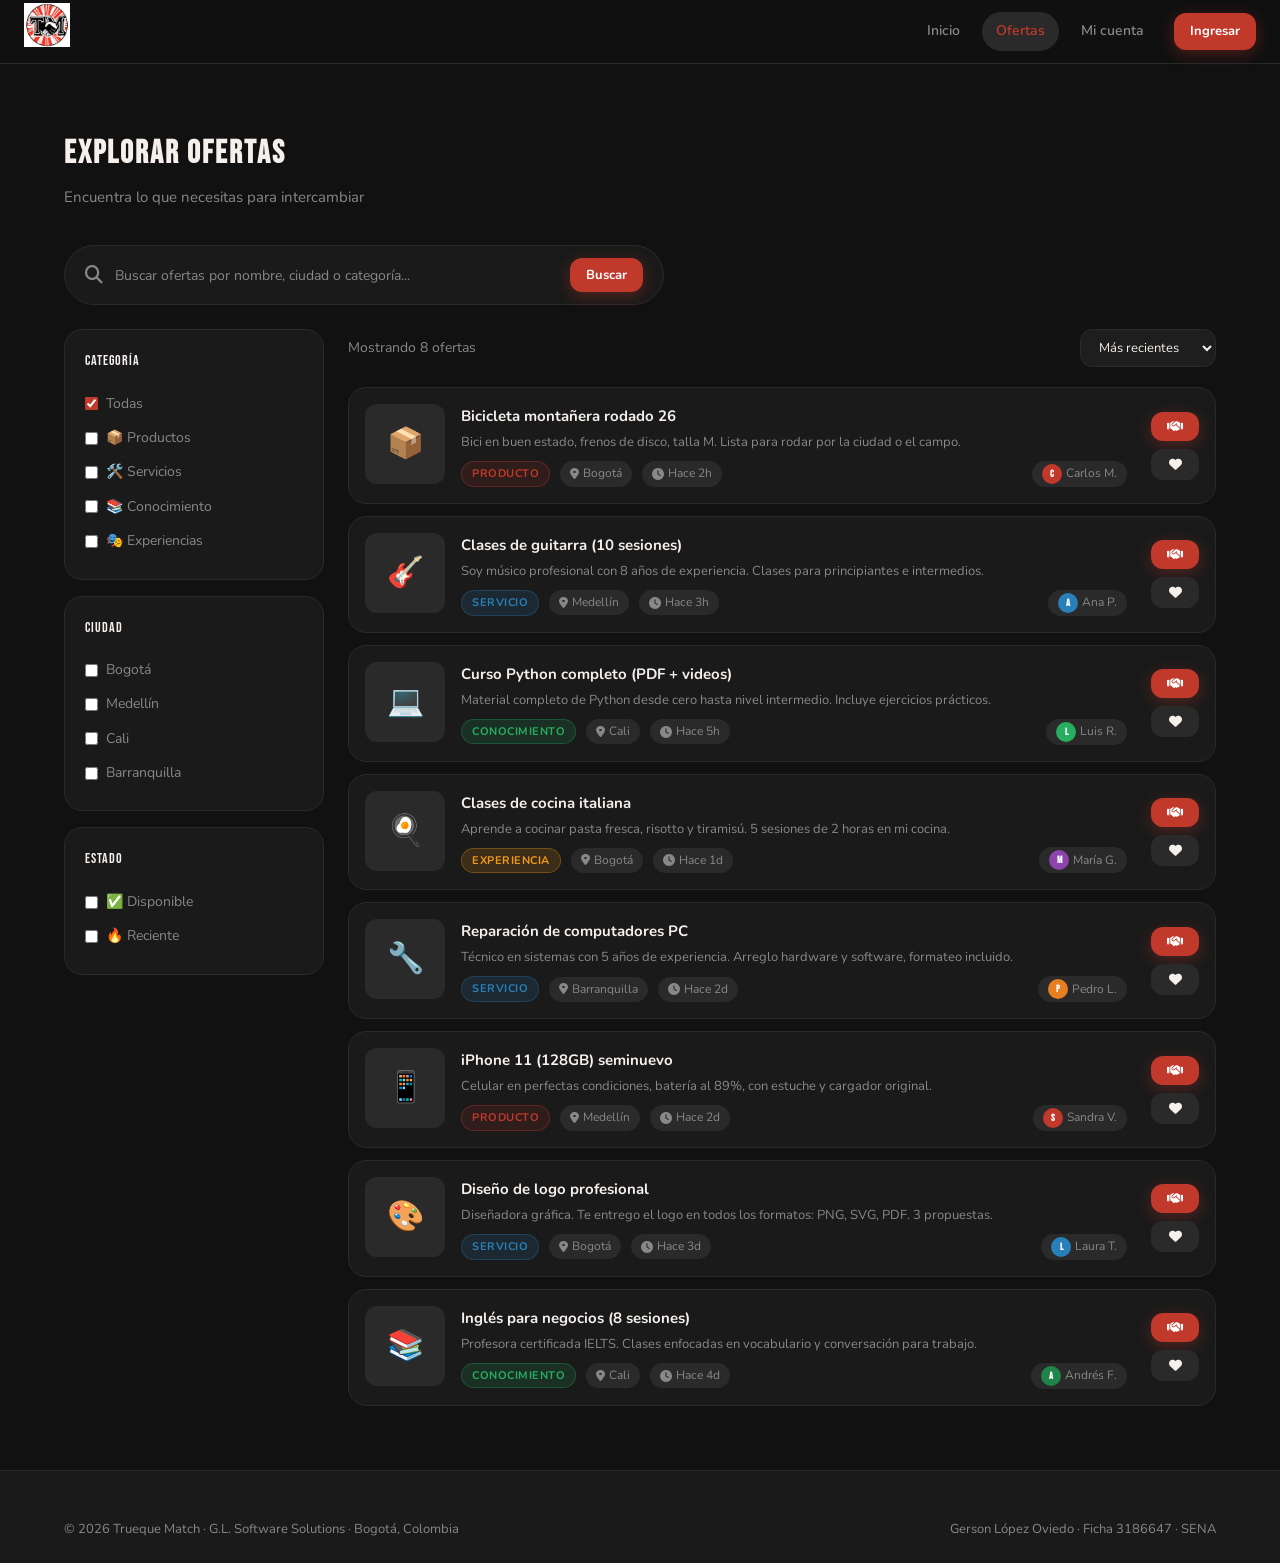
<file: app_trueque_match/ofertas.html>
<!DOCTYPE html>
<html lang="es">
<head>
  <meta charset="UTF-8"><meta name="viewport" content="width=device-width, initial-scale=1.0">
  <title>Trueque Match — Ofertas</title>
  <link rel="stylesheet" href="styles.css">
  <link rel="stylesheet" href="https://cdnjs.cloudflare.com/ajax/libs/font-awesome/6.5.0/css/all.min.css">
  <style>
    .sidebar { width:260px; flex-shrink:0; }
    .filter-card { background:var(--gris-card); border:1px solid var(--gris-borde); border-radius:var(--radius-lg); padding:20px; margin-bottom:16px; }
    .filter-title { font-family:var(--font-display); font-size:14px; color:var(--blanco-calido); letter-spacing:1px; margin-bottom:14px; }
    .filter-option { display:flex; align-items:center; gap:8px; padding:6px 0; cursor:pointer; font-size:14px; color:var(--gris-medio); border-radius:var(--radius-sm); transition:var(--transition); }
    .filter-option:hover { color:var(--blanco-calido); }
    .filter-option input { accent-color:var(--rojo-tm); }
    .filter-option.active { color:var(--rojo-tm); }
    .main-area { flex:1; }
    .results-bar { display:flex; justify-content:space-between; align-items:center; margin-bottom:20px; flex-wrap:wrap; gap:10px; }
    .sort-select { background:var(--gris-input); border:1px solid var(--gris-borde); border-radius:var(--radius-md); color:var(--blanco-calido); padding:8px 14px; font-size:13px; cursor:pointer; }
    .oferta-list-card { background:var(--gris-card); border:1px solid var(--gris-borde); border-radius:var(--radius-lg); padding:16px; display:flex; gap:16px; transition:var(--transition); cursor:pointer; }
    .oferta-list-card:hover { border-color:var(--rojo-border); transform:translateX(4px); box-shadow:var(--shadow-glow); }
    .oferta-list-img { width:80px; height:80px; border-radius:var(--radius-md); background:var(--gris-borde); display:flex; align-items:center; justify-content:center; font-size:30px; flex-shrink:0; }
    .oferta-list-body { flex:1; }
    .oferta-list-title { font-weight:700; font-size:15px; margin-bottom:4px; }
    .oferta-list-desc { color:var(--gris-medio); font-size:13px; margin-bottom:8px; overflow:hidden; display:-webkit-box; -webkit-line-clamp:2; -webkit-box-orient:vertical; }
    .oferta-list-meta { display:flex; align-items:center; gap:10px; flex-wrap:wrap; }
    .chip { display:inline-flex; align-items:center; gap:4px; background:var(--gris-borde); border-radius:var(--radius-full); padding:3px 10px; font-size:12px; color:var(--gris-medio); }
    @media(max-width:768px){ .sidebar{display:none;} }
  </style>
</head>
<body>
  <nav class="navbar">
    <a href="index.html" class="navbar-brand"><img src="LOGO_FINAL.png" alt="Trueque Match" style="height:44px; width:auto;"></a>
    <div class="navbar-nav">
      <a href="index.html" class="nav-link">Inicio</a>
      <a href="ofertas.html" class="nav-link active">Ofertas</a>
      <a href="dashboard.html" class="nav-link">Mi cuenta</a>
      <a href="login.php" class="btn btn-primary btn-sm" style="margin-left:8px">Ingresar</a>
    </div>
  </nav>

  <div class="section">
    <div class="container">
      <h1 class="section-title" style="margin-bottom:6px;">EXPLORAR OFERTAS</h1>
      <p class="section-subtitle">Encuentra lo que necesitas para intercambiar</p>

      <!-- BUSCADOR -->
      <div class="search-bar mb-lg" style="max-width:600px;">
        <span class="search-icon"><i class="fa fa-search"></i></span>
        <input type="text" placeholder="Buscar ofertas por nombre, ciudad o categoría..." id="searchInput" oninput="filterOfertas()">
        <button class="btn btn-primary btn-sm" onclick="filterOfertas()">Buscar</button>
      </div>

      <div class="flex gap-lg">
        <!-- SIDEBAR FILTROS -->
        <div class="sidebar">
          <div class="filter-card">
            <div class="filter-title">CATEGORÍA</div>
            <label class="filter-option"><input type="checkbox" checked value="todos" onchange="filterOfertas()"> Todas</label>
            <label class="filter-option"><input type="checkbox" value="producto" onchange="filterOfertas()"> 📦 Productos</label>
            <label class="filter-option"><input type="checkbox" value="servicio" onchange="filterOfertas()"> 🛠️ Servicios</label>
            <label class="filter-option"><input type="checkbox" value="conocimiento" onchange="filterOfertas()"> 📚 Conocimiento</label>
            <label class="filter-option"><input type="checkbox" value="experiencia" onchange="filterOfertas()"> 🎭 Experiencias</label>
          </div>
          <div class="filter-card">
            <div class="filter-title">CIUDAD</div>
            <label class="filter-option"><input type="checkbox" value="bogota" onchange="filterOfertas()"> Bogotá</label>
            <label class="filter-option"><input type="checkbox" value="medellin" onchange="filterOfertas()"> Medellín</label>
            <label class="filter-option"><input type="checkbox" value="cali" onchange="filterOfertas()"> Cali</label>
            <label class="filter-option"><input type="checkbox" value="barranquilla" onchange="filterOfertas()"> Barranquilla</label>
          </div>
          <div class="filter-card">
            <div class="filter-title">ESTADO</div>
            <label class="filter-option"><input type="checkbox" value="activa" onchange="filterOfertas()"> ✅ Disponible</label>
            <label class="filter-option"><input type="checkbox" value="reciente" onchange="filterOfertas()"> 🔥 Reciente</label>
          </div>
        </div>

        <!-- MAIN -->
        <div class="main-area">
          <div class="results-bar">
            <span style="color:var(--gris-medio); font-size:14px;" id="resultCount">Mostrando 8 ofertas</span>
            <select class="sort-select" onchange="filterOfertas()">
              <option>Más recientes</option>
              <option>Más populares</option>
              <option>A - Z</option>
            </select>
          </div>

          <div id="ofertasList" style="display:flex; flex-direction:column; gap:12px;">
            <!-- Generadas por JS -->
          </div>
        </div>
      </div>
    </div>
  </div>

  <!-- TOAST -->
  <div class="toast-container" id="toastContainer"></div>

  <footer>
    <div class="container">
      <div class="footer-bottom" style="border:none; padding:0; margin:0;">
        <p>© 2026 Trueque Match · G.L. Software Solutions · Bogotá, Colombia</p>
        <p>Gerson López Oviedo · Ficha 3186647 · SENA</p>
      </div>
    </div>
  </footer>

  <script>
    const ofertas = [
      { id:1, icon:'📦', titulo:'Bicicleta montañera rodado 26', desc:'Bici en buen estado, frenos de disco, talla M. Lista para rodar por la ciudad o el campo.', categoria:'producto', ciudad:'Bogotá', usuario:'Carlos M.', avatar:'C', avColor:'#C0392B', tiempo:'Hace 2h' },
      { id:2, icon:'🎸', titulo:'Clases de guitarra (10 sesiones)', desc:'Soy músico profesional con 8 años de experiencia. Clases para principiantes e intermedios.', categoria:'servicio', ciudad:'Medellín', usuario:'Ana P.', avatar:'A', avColor:'#2980B9', tiempo:'Hace 3h' },
      { id:3, icon:'💻', titulo:'Curso Python completo (PDF + videos)', desc:'Material completo de Python desde cero hasta nivel intermedio. Incluye ejercicios prácticos.', categoria:'conocimiento', ciudad:'Cali', usuario:'Luis R.', avatar:'L', avColor:'#27AE60', tiempo:'Hace 5h' },
      { id:4, icon:'🍳', titulo:'Clases de cocina italiana', desc:'Aprende a cocinar pasta fresca, risotto y tiramisú. 5 sesiones de 2 horas en mi cocina.', categoria:'experiencia', ciudad:'Bogotá', usuario:'María G.', avatar:'M', avColor:'#8E44AD', tiempo:'Hace 1d' },
      { id:5, icon:'🔧', titulo:'Reparación de computadores PC', desc:'Técnico en sistemas con 5 años de experiencia. Arreglo hardware y software, formateo incluido.', categoria:'servicio', ciudad:'Barranquilla', usuario:'Pedro L.', avatar:'P', avColor:'#E67E22', tiempo:'Hace 2d' },
      { id:6, icon:'📱', titulo:'iPhone 11 (128GB) seminuevo', desc:'Celular en perfectas condiciones, batería al 89%, con estuche y cargador original.', categoria:'producto', ciudad:'Medellín', usuario:'Sandra V.', avatar:'S', avColor:'#C0392B', tiempo:'Hace 2d' },
      { id:7, icon:'🎨', titulo:'Diseño de logo profesional', desc:'Diseñadora gráfica. Te entrego el logo en todos los formatos: PNG, SVG, PDF. 3 propuestas.', categoria:'servicio', ciudad:'Bogotá', usuario:'Laura T.', avatar:'L', avColor:'#2980B9', tiempo:'Hace 3d' },
      { id:8, icon:'📚', titulo:'Inglés para negocios (8 sesiones)', desc:'Profesora certificada IELTS. Clases enfocadas en vocabulario y conversación para trabajo.', categoria:'conocimiento', ciudad:'Cali', usuario:'Andrés F.', avatar:'A', avColor:'#1E8449', tiempo:'Hace 4d' },
    ];

    const cats = { producto:'badge-red', servicio:'badge-blue', conocimiento:'badge-green', experiencia:'badge-yellow' };
    const catLabels = { producto:'Producto', servicio:'Servicio', conocimiento:'Conocimiento', experiencia:'Experiencia' };

    function renderOfertas(list) {
      const container = document.getElementById('ofertasList');
      document.getElementById('resultCount').textContent = `Mostrando ${list.length} oferta${list.length!==1?'s':''}`;
      container.innerHTML = list.map(o => `
        <div class="oferta-list-card" onclick="showToast('Próximamente: vista de detalle de la oferta')">
          <div class="oferta-list-img">${o.icon}</div>
          <div class="oferta-list-body">
            <div class="oferta-list-title">${o.titulo}</div>
            <div class="oferta-list-desc">${o.desc}</div>
            <div class="oferta-list-meta">
              <span class="badge ${cats[o.categoria]}">${catLabels[o.categoria]}</span>
              <span class="chip"><i class="fa fa-map-marker-alt"></i> ${o.ciudad}</span>
              <span class="chip"><i class="fa fa-clock"></i> ${o.tiempo}</span>
              <span class="chip" style="margin-left:auto;">
                <div class="avatar avatar-sm" style="background:${o.avColor}; width:20px; height:20px; font-size:10px;">${o.avatar}</div>
                ${o.usuario}
              </span>
            </div>
          </div>
          <div style="display:flex; flex-direction:column; justify-content:center; gap:8px; padding-left:8px;">
            <button class="btn btn-primary btn-sm" onclick="event.stopPropagation(); showToast('¡Propuesta enviada! ✅')"><i class="fa fa-handshake"></i></button>
            <button class="btn btn-ghost btn-sm" onclick="event.stopPropagation(); showToast('Guardado en favoritos ❤️')"><i class="fa fa-heart"></i></button>
          </div>
        </div>
      `).join('');
    }

    function filterOfertas() {
      const query = document.getElementById('searchInput').value.toLowerCase();
      let filtered = ofertas.filter(o =>
        o.titulo.toLowerCase().includes(query) ||
        o.desc.toLowerCase().includes(query) ||
        o.ciudad.toLowerCase().includes(query)
      );
      renderOfertas(filtered);
    }

    function showToast(msg) {
      const tc = document.getElementById('toastContainer');
      const t = document.createElement('div');
      t.className = 'toast success';
      t.textContent = msg;
      tc.appendChild(t);
      setTimeout(() => t.remove(), 3000);
    }

    renderOfertas(ofertas);
  </script>
</body>
</html>
</file>
<file: app_trueque_match/styles.css>
/* =============================================
   TRUEQUE MATCH — Sistema de Diseño Global
   GA6-220501096-AA4-EV03
   Gerson Jonnathan López Oviedo | Ficha 3186647
   ============================================= */

@import url('https://fonts.googleapis.com/css2?family=Bebas+Neue&family=Nunito:wght@400;600;700;800;900&display=swap');

/* ---- Variables CSS ---- */
:root {
  --rojo-tm:       #C0392B;
  --rojo-hover:    #E74C3C;
  --rojo-light:    rgba(192,57,43,0.12);
  --rojo-border:   rgba(192,57,43,0.35);
  --negro-base:    #111111;
  --gris-card:     #1A1A1A;
  --gris-input:    #1E1E1E;
  --gris-borde:    #2A2A2A;
  --gris-medio:    #888888;
  --blanco-calido: #F5F0EB;
  --texto-sec:     #999999;
  --verde:         #27AE60;
  --amarillo:      #F39C12;
  --azul:          #2980B9;
  --font-display:  'Bebas Neue', cursive;
  --font-body:     'Nunito', sans-serif;
  --radius-sm:     8px;
  --radius-md:     12px;
  --radius-lg:     18px;
  --radius-full:   9999px;
  --shadow-glow:   0 0 30px rgba(192,57,43,0.20);
  --shadow-card:   0 4px 24px rgba(0,0,0,0.40);
  --transition:    all 0.25s cubic-bezier(0.4,0,0.2,1);
}

/* ---- Reset ---- */
*, *::before, *::after { box-sizing: border-box; margin: 0; padding: 0; }
html { scroll-behavior: smooth; }
body {
  background: var(--negro-base);
  color: var(--blanco-calido);
  font-family: var(--font-body);
  font-size: 15px;
  line-height: 1.6;
  min-height: 100vh;
  -webkit-font-smoothing: antialiased;
}
a { color: var(--rojo-tm); text-decoration: none; transition: var(--transition); }
a:hover { color: var(--rojo-hover); }
ul { list-style: none; }
img { max-width: 100%; height: auto; }
button { cursor: pointer; border: none; font-family: var(--font-body); }
input, textarea, select {
  font-family: var(--font-body);
  outline: none;
  border: none;
}

/* ---- TIPOGRAFIA ---- */
.font-display { font-family: var(--font-display); letter-spacing: 2px; }
h1, h2, h3 { font-family: var(--font-display); letter-spacing: 1.5px; }
.text-red   { color: var(--rojo-tm); }
.text-muted { color: var(--gris-medio); }
.text-sm    { font-size: 13px; }
.text-xs    { font-size: 11px; }
.text-center { text-align: center; }

/* ---- LAYOUT ---- */
.container     { max-width: 1200px; margin: 0 auto; padding: 0 24px; }
.flex          { display: flex; }
.flex-col      { flex-direction: column; }
.items-center  { align-items: center; }
.justify-between { justify-content: space-between; }
.justify-center  { justify-content: center; }
.gap-sm  { gap: 8px; }
.gap-md  { gap: 16px; }
.gap-lg  { gap: 24px; }
.mt-sm   { margin-top: 8px; }
.mt-md   { margin-top: 16px; }
.mt-lg   { margin-top: 24px; }
.mb-sm   { margin-bottom: 8px; }
.mb-md   { margin-bottom: 16px; }
.mb-lg   { margin-bottom: 24px; }

/* ---- GRID ---- */
.grid-2 { display: grid; grid-template-columns: repeat(2, 1fr); gap: 16px; }
.grid-3 { display: grid; grid-template-columns: repeat(3, 1fr); gap: 16px; }
.grid-4 { display: grid; grid-template-columns: repeat(4, 1fr); gap: 16px; }
@media (max-width: 768px) {
  .grid-3, .grid-4 { grid-template-columns: repeat(2, 1fr); }
}
@media (max-width: 480px) {
  .grid-2, .grid-3, .grid-4 { grid-template-columns: 1fr; }
  .grid-2.no-collapse { grid-template-columns: repeat(2, 1fr); }
}

/* ---- NAVBAR ---- */
.navbar {
  position: sticky; top: 0; z-index: 100;
  background: rgba(17,17,17,0.95);
  backdrop-filter: blur(12px);
  border-bottom: 1px solid var(--gris-borde);
  padding: 0 24px;
  height: 64px;
  display: flex; align-items: center; justify-content: space-between;
}
.navbar-brand {
  font-family: var(--font-display);
  font-size: 24px;
  color: var(--rojo-tm);
  letter-spacing: 2px;
}
.navbar-brand span { color: var(--blanco-calido); }
.navbar-nav {
  display: flex; gap: 8px; align-items: center;
}
.nav-link {
  color: var(--gris-medio);
  font-size: 14px; font-weight: 600;
  padding: 8px 14px;
  border-radius: var(--radius-full);
  transition: var(--transition);
}
.nav-link:hover, .nav-link.active {
  color: var(--blanco-calido);
  background: var(--gris-borde);
}
.nav-link.active { color: var(--rojo-tm); }

/* ---- BOTONES ---- */
.btn {
  display: inline-flex; align-items: center; justify-content: center; gap: 8px;
  padding: 12px 24px;
  border-radius: var(--radius-md);
  font-family: var(--font-body);
  font-weight: 700; font-size: 14px;
  transition: var(--transition);
  cursor: pointer;
}
.btn-primary {
  background: var(--rojo-tm);
  color: #fff;
  box-shadow: 0 4px 16px rgba(192,57,43,0.35);
}
.btn-primary:hover {
  background: var(--rojo-hover);
  transform: translateY(-2px);
  box-shadow: 0 8px 24px rgba(192,57,43,0.45);
}
.btn-secondary {
  background: transparent;
  color: var(--rojo-tm);
  border: 1.5px solid var(--rojo-tm);
}
.btn-secondary:hover {
  background: var(--rojo-light);
  transform: translateY(-2px);
}
.btn-ghost {
  background: var(--gris-borde);
  color: var(--blanco-calido);
  border: 1.5px solid transparent;
}
.btn-ghost:hover { background: #333; color: var(--blanco-calido); }
.btn-sm { padding: 8px 16px; font-size: 13px; }
.btn-lg { padding: 16px 32px; font-size: 16px; font-family: var(--font-display); letter-spacing: 1px; }
.btn-full { width: 100%; }
.btn-icon { width: 40px; height: 40px; padding: 0; border-radius: var(--radius-full); }

/* ---- CARDS ---- */
.card {
  background: var(--gris-card);
  border: 1px solid var(--gris-borde);
  border-radius: var(--radius-lg);
  padding: 20px;
  transition: var(--transition);
}
.card:hover {
  border-color: var(--rojo-border);
  transform: translateY(-3px);
  box-shadow: var(--shadow-glow);
}
.card-header { margin-bottom: 14px; }
.card-title { font-family: var(--font-display); font-size: 18px; color: var(--blanco-calido); }
.card-meta { font-size: 12px; color: var(--gris-medio); margin-top: 4px; }
.card-body  { color: var(--texto-sec); font-size: 14px; line-height: 1.5; }
.card-footer { margin-top: 14px; display: flex; align-items: center; gap: 10px; }

/* ---- BADGE / TAG ---- */
.badge {
  display: inline-flex; align-items: center;
  padding: 3px 10px;
  border-radius: var(--radius-full);
  font-size: 11px; font-weight: 700;
  letter-spacing: 0.5px;
  text-transform: uppercase;
}
.badge-red    { background: var(--rojo-light); color: var(--rojo-tm); border: 1px solid var(--rojo-border); }
.badge-green  { background: rgba(39,174,96,.15); color: var(--verde); border: 1px solid rgba(39,174,96,.3); }
.badge-yellow { background: rgba(243,156,18,.15); color: var(--amarillo); border: 1px solid rgba(243,156,18,.3); }
.badge-blue   { background: rgba(41,128,185,.15); color: var(--azul); border: 1px solid rgba(41,128,185,.3); }

/* ---- INPUTS ---- */
.form-group { display: flex; flex-direction: column; gap: 6px; }
.form-label { font-size: 12px; font-weight: 700; color: var(--gris-medio); text-transform: uppercase; letter-spacing: 0.5px; }
.form-control {
  background: var(--gris-input);
  border: 1.5px solid var(--gris-borde);
  border-radius: var(--radius-md);
  color: var(--blanco-calido);
  padding: 12px 16px;
  font-size: 14px;
  transition: var(--transition);
  width: 100%;
}
.form-control:focus { border-color: var(--rojo-tm); box-shadow: 0 0 0 3px var(--rojo-light); }
.form-control::placeholder { color: var(--gris-medio); }
textarea.form-control { resize: vertical; min-height: 100px; }

/* ---- AVATAR ---- */
.avatar {
  border-radius: var(--radius-full);
  background: var(--rojo-tm);
  color: #fff;
  font-weight: 900;
  display: flex; align-items: center; justify-content: center;
  flex-shrink: 0;
  font-family: var(--font-display);
}
.avatar-sm  { width: 32px; height: 32px; font-size: 14px; }
.avatar-md  { width: 44px; height: 44px; font-size: 18px; }
.avatar-lg  { width: 64px; height: 64px; font-size: 26px; }
.avatar-xl  { width: 96px; height: 96px; font-size: 38px; border: 3px solid var(--rojo-border); }

/* ---- DIVIDER ---- */
.divider { height: 1px; background: var(--gris-borde); margin: 20px 0; }
.divider-text {
  display: flex; align-items: center; gap: 12px;
  color: var(--gris-medio); font-size: 13px;
}
.divider-text::before, .divider-text::after {
  content: ''; flex: 1; height: 1px; background: var(--gris-borde);
}

/* ---- HERO SECTION ---- */
.hero {
  padding: 80px 0 60px;
  text-align: center;
  position: relative;
  overflow: hidden;
}
.hero::before {
  content: '';
  position: absolute; inset: 0;
  background: radial-gradient(ellipse 80% 60% at 50% 0%, rgba(192,57,43,0.12) 0%, transparent 70%);
  pointer-events: none;
}
.hero-title {
  font-family: var(--font-display);
  font-size: clamp(42px, 7vw, 80px);
  line-height: 1;
  color: var(--blanco-calido);
  letter-spacing: 4px;
  margin-bottom: 16px;
}
.hero-title span { color: var(--rojo-tm); }
.hero-subtitle {
  font-size: clamp(15px, 2vw, 18px);
  color: var(--gris-medio);
  max-width: 560px; margin: 0 auto 36px;
  line-height: 1.7;
}
.hero-actions { display: flex; gap: 12px; justify-content: center; flex-wrap: wrap; }

/* ---- SECTION ---- */
.section { padding: 64px 0; }
.section-title {
  font-family: var(--font-display);
  font-size: clamp(22px, 3vw, 32px);
  color: var(--blanco-calido);
  letter-spacing: 2px;
  margin-bottom: 8px;
}
.section-subtitle { color: var(--gris-medio); font-size: 15px; margin-bottom: 36px; }

/* ---- CATEGORY CARDS ---- */
.cat-card {
  background: var(--gris-card);
  border: 1px solid var(--gris-borde);
  border-radius: var(--radius-lg);
  padding: 28px 20px;
  text-align: center;
  cursor: pointer;
  transition: var(--transition);
}
.cat-card:hover {
  border-color: var(--rojo-tm);
  background: var(--rojo-light);
  transform: translateY(-4px);
  box-shadow: var(--shadow-glow);
}
.cat-icon { font-size: 36px; margin-bottom: 12px; }
.cat-name { font-family: var(--font-display); font-size: 16px; color: var(--blanco-calido); letter-spacing: 1px; }
.cat-count { font-size: 12px; color: var(--gris-medio); margin-top: 4px; }

/* ---- OFERTA CARD ---- */
.oferta-card {
  background: var(--gris-card);
  border: 1px solid var(--gris-borde);
  border-radius: var(--radius-lg);
  overflow: hidden;
  transition: var(--transition);
  cursor: pointer;
}
.oferta-card:hover {
  border-color: var(--rojo-border);
  transform: translateY(-4px);
  box-shadow: var(--shadow-glow);
}
.oferta-img {
  width: 100%; height: 160px;
  background: var(--gris-borde);
  display: flex; align-items: center; justify-content: center;
  font-size: 40px;
  position: relative;
}
.oferta-img .badge { position: absolute; top: 12px; left: 12px; }
.oferta-body { padding: 16px; }
.oferta-title { font-weight: 700; font-size: 15px; margin-bottom: 6px; }
.oferta-user { display: flex; align-items: center; gap: 8px; color: var(--gris-medio); font-size: 13px; }

/* ---- SEARCH BAR ---- */
.search-bar {
  display: flex; align-items: center; gap: 12px;
  background: var(--gris-card);
  border: 1.5px solid var(--gris-borde);
  border-radius: var(--radius-full);
  padding: 12px 20px;
  transition: var(--transition);
}
.search-bar:focus-within { border-color: var(--rojo-tm); box-shadow: 0 0 0 3px var(--rojo-light); }
.search-bar input {
  background: transparent;
  color: var(--blanco-calido);
  font-size: 14px; flex: 1;
}
.search-bar input::placeholder { color: var(--gris-medio); }
.search-icon { color: var(--gris-medio); font-size: 18px; }

/* ---- STAT ---- */
.stat-box {
  background: var(--gris-card);
  border: 1px solid var(--gris-borde);
  border-radius: var(--radius-lg);
  padding: 24px;
  text-align: center;
}
.stat-number { font-family: var(--font-display); font-size: 40px; color: var(--rojo-tm); line-height: 1; }
.stat-label  { color: var(--gris-medio); font-size: 13px; margin-top: 6px; }

/* ---- FOOTER ---- */
footer {
  background: var(--gris-card);
  border-top: 1px solid var(--gris-borde);
  padding: 48px 0 24px;
  margin-top: 0;
}
.footer-brand {
  font-family: var(--font-display);
  font-size: 28px;
  color: var(--rojo-tm);
  letter-spacing: 2px;
  margin-bottom: 8px;
}
.footer-desc { color: var(--gris-medio); font-size: 14px; max-width: 300px; }
.footer-links h4 { font-family: var(--font-display); font-size: 14px; color: var(--blanco-calido); letter-spacing: 1px; margin-bottom: 12px; }
.footer-links li { margin-bottom: 8px; }
.footer-links a { color: var(--gris-medio); font-size: 14px; }
.footer-links a:hover { color: var(--blanco-calido); }
.footer-bottom {
  border-top: 1px solid var(--gris-borde);
  margin-top: 36px; padding-top: 20px;
  display: flex; justify-content: space-between; align-items: center;
  flex-wrap: wrap; gap: 12px;
}
.footer-bottom p { color: var(--gris-medio); font-size: 13px; }

/* ---- MODAL ---- */
.modal-overlay {
  position: fixed; inset: 0;
  background: rgba(0,0,0,0.75);
  backdrop-filter: blur(4px);
  display: flex; align-items: center; justify-content: center;
  z-index: 1000;
  opacity: 0; pointer-events: none;
  transition: var(--transition);
}
.modal-overlay.active { opacity: 1; pointer-events: all; }
.modal {
  background: var(--gris-card);
  border: 1px solid var(--gris-borde);
  border-radius: var(--radius-lg);
  padding: 32px;
  width: 90%; max-width: 480px;
  transform: scale(0.9);
  transition: var(--transition);
}
.modal-overlay.active .modal { transform: scale(1); }
.modal-title { font-family: var(--font-display); font-size: 22px; color: var(--blanco-calido); margin-bottom: 20px; }

/* ---- TOAST ---- */
.toast-container { position: fixed; bottom: 24px; right: 24px; z-index: 2000; display: flex; flex-direction: column; gap: 10px; }
.toast {
  background: var(--gris-card);
  border: 1px solid var(--gris-borde);
  border-left: 4px solid var(--rojo-tm);
  border-radius: var(--radius-md);
  padding: 14px 18px;
  font-size: 14px;
  min-width: 280px;
  box-shadow: var(--shadow-card);
  animation: slideIn 0.3s ease forwards;
}
.toast.success { border-left-color: var(--verde); }
.toast.error   { border-left-color: var(--rojo-tm); color: #ff8a7a; }
.toast.info    { border-left-color: var(--azul); }
@keyframes slideIn { from { transform: translateX(110%); opacity: 0; } to { transform: translateX(0); opacity: 1; } }

/* ---- LOADING ---- */
.spinner {
  width: 32px; height: 32px;
  border: 3px solid var(--gris-borde);
  border-top-color: var(--rojo-tm);
  border-radius: 50%;
  animation: spin 0.8s linear infinite;
}
@keyframes spin { to { transform: rotate(360deg); } }

/* ---- PAGE TRANSITIONS ---- */
.page { animation: fadeIn 0.3s ease; }
@keyframes fadeIn { from { opacity: 0; transform: translateY(8px); } to { opacity: 1; transform: translateY(0); } }

/* ---- UTILITIES ---- */
.sr-only { position: absolute; width: 1px; height: 1px; overflow: hidden; clip: rect(0,0,0,0); }
.hidden  { display: none !important; }
.w-full  { width: 100%; }
.p-0     { padding: 0; }
.rounded { border-radius: var(--radius-md); }
.rounded-full { border-radius: var(--radius-full); }
</file>
